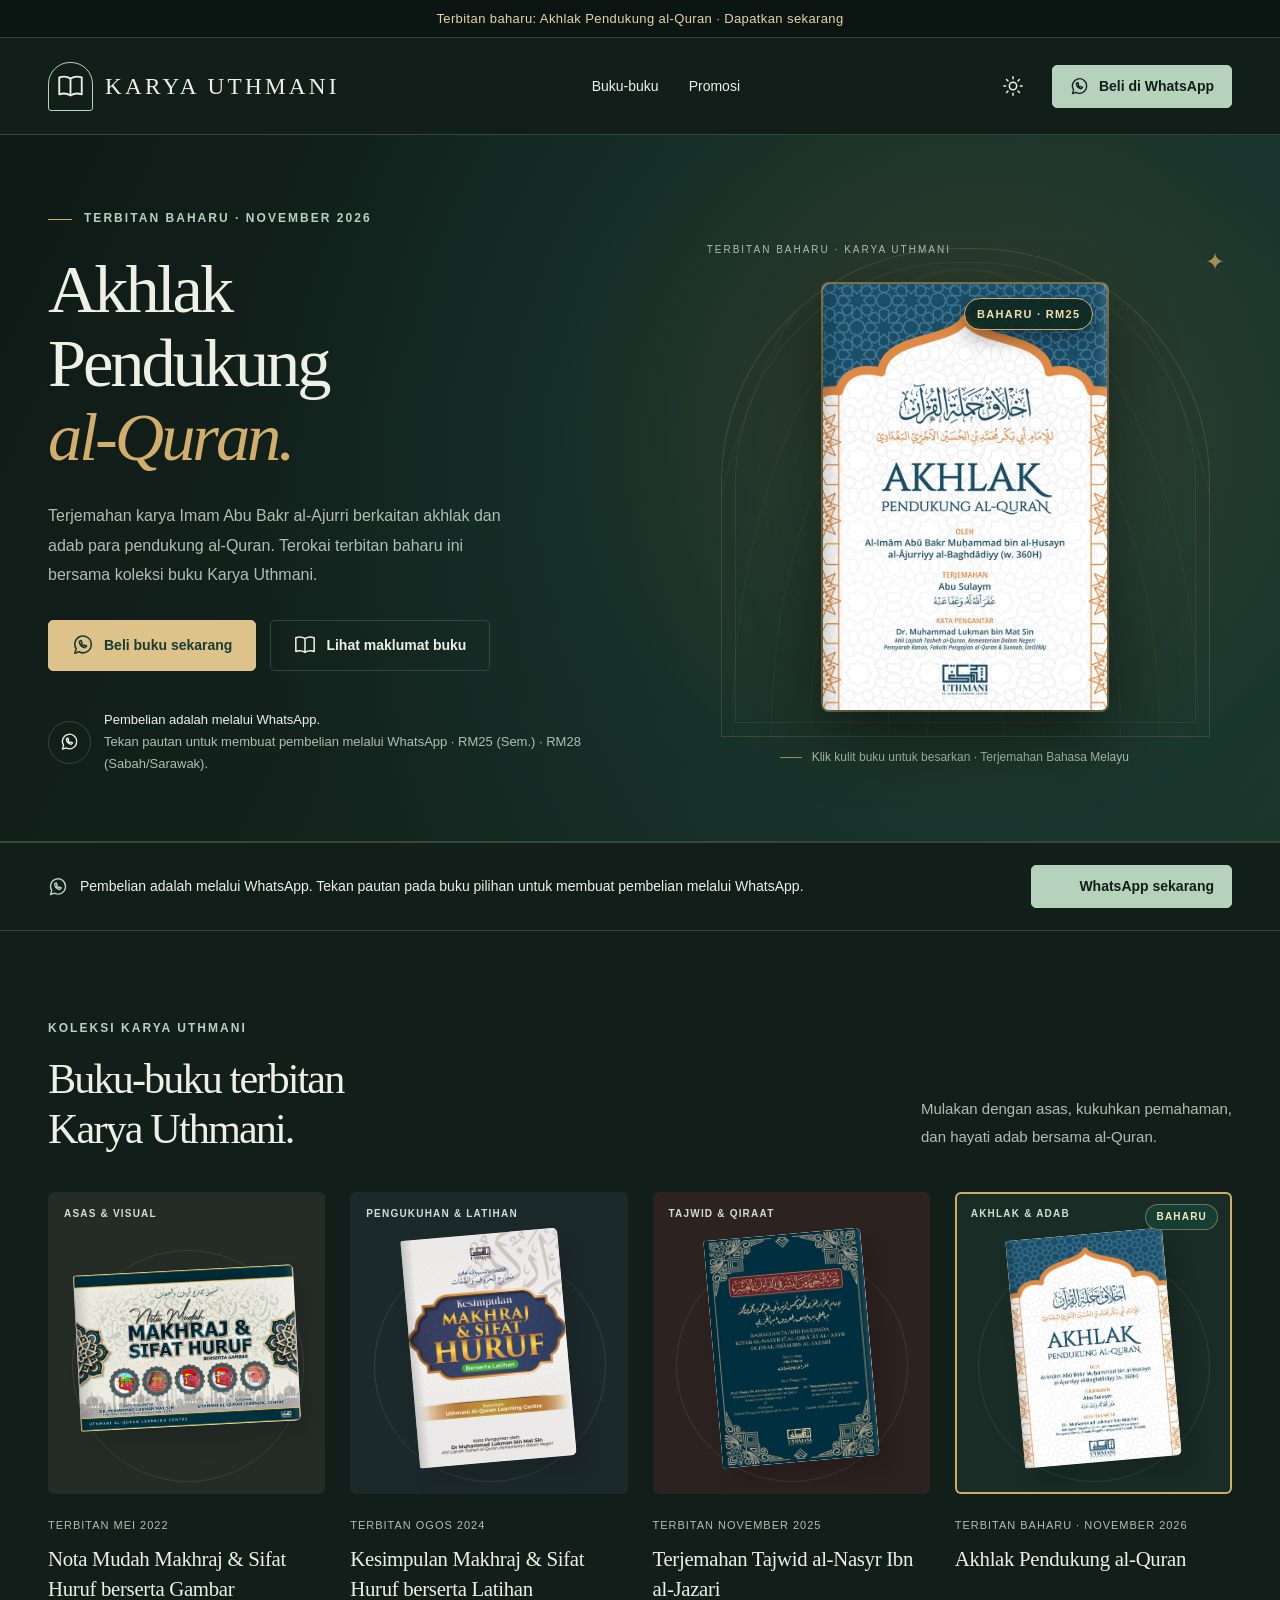
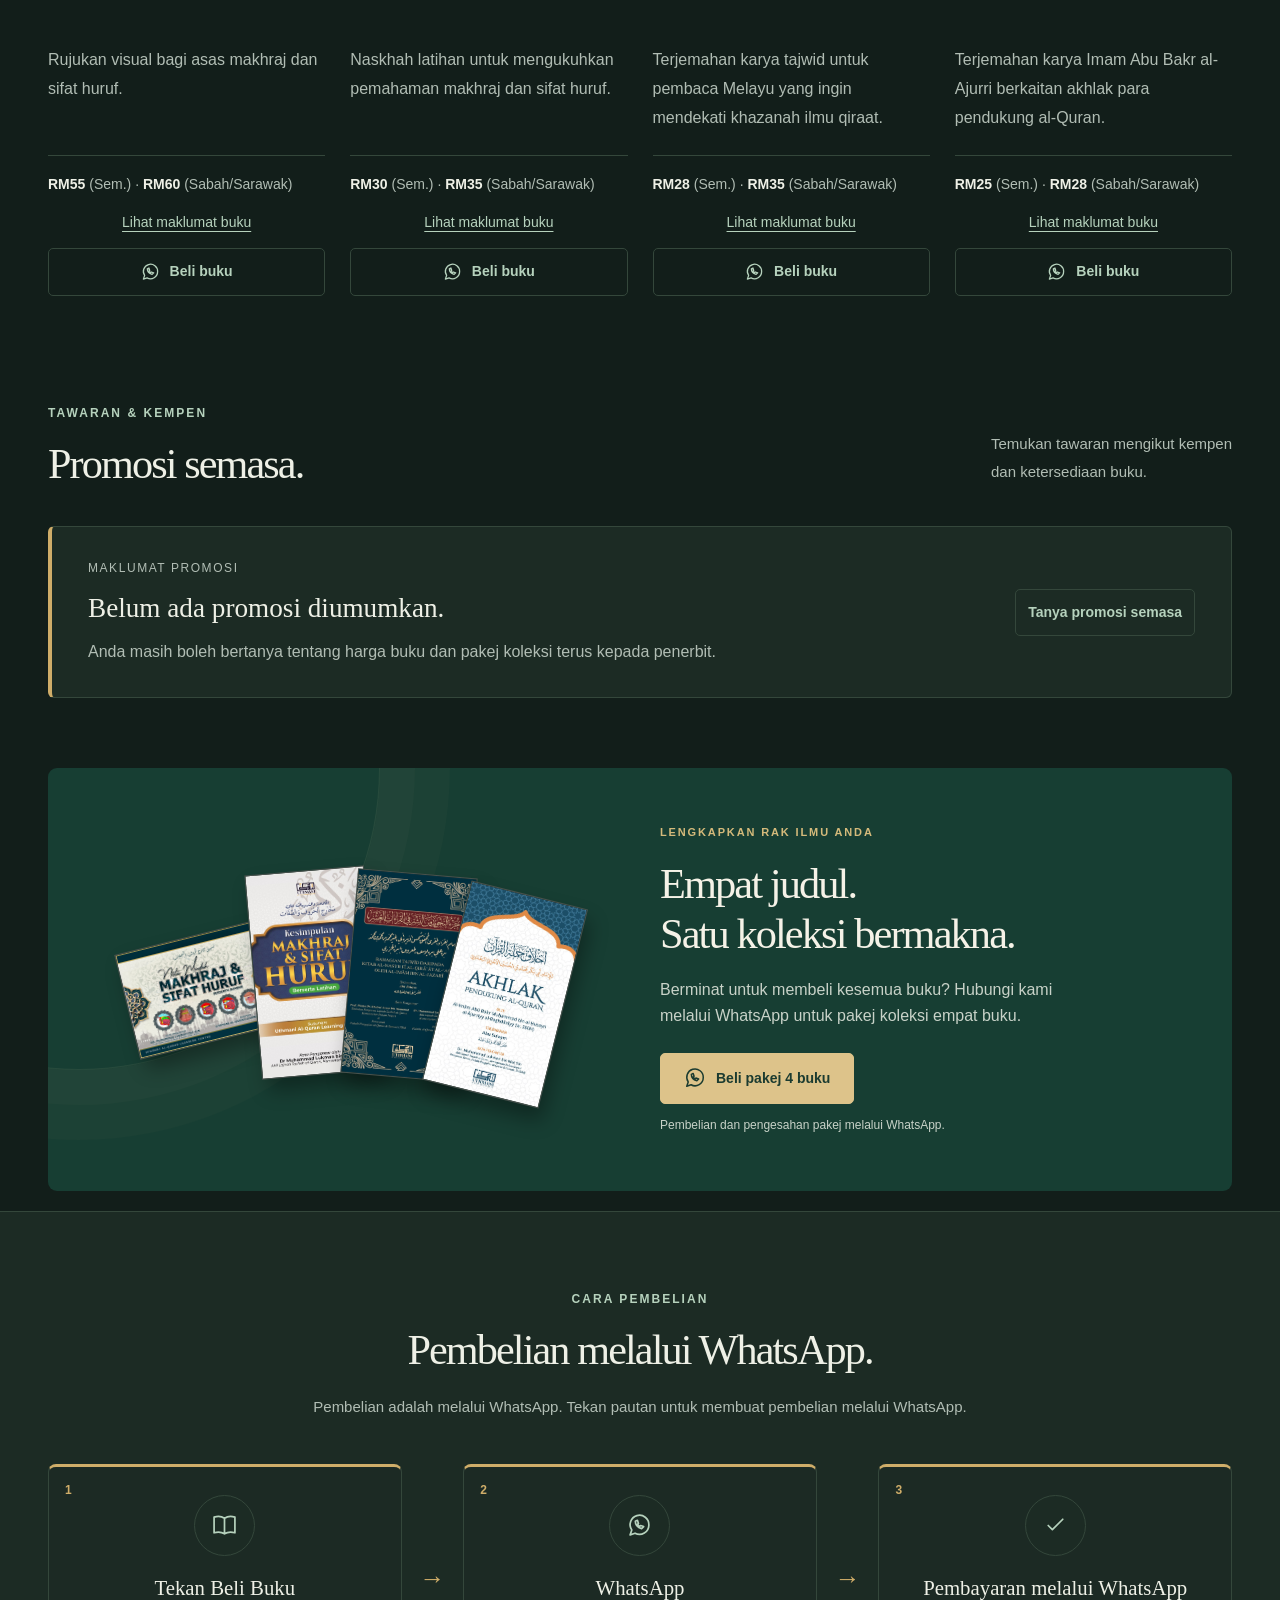
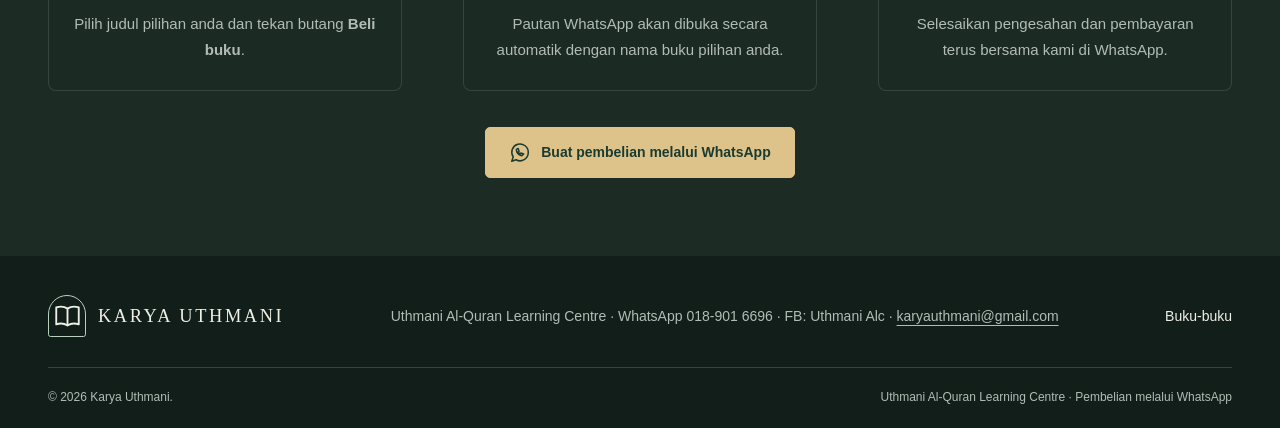
<file: index.html>
<!DOCTYPE html>
<html lang="ms" data-theme="dark">
<head>
  <meta charset="UTF-8">
  <meta name="viewport" content="width=device-width, initial-scale=1.0">
  <meta name="theme-color" content="#121e1a">
  <meta name="description" content="Karya Uthmani — Terbitan baharu: Akhlak Pendukung al-Quran karya Imam Abu Bakr al-Ajurri, bersama koleksi buku makhraj dan tajwid. Pembelian melalui WhatsApp.">
  <title>Karya Uthmani</title>
  <script>try{document.documentElement.dataset.theme=localStorage.getItem('uthmani-theme')==='light'?'light':'dark'}catch{}</script>
  <link rel="stylesheet" href="styles.css">
  <script src="promotions.js" defer></script>
  <script src="script.js" defer></script>
</head>
<body>
  <svg class="icon-definitions" xmlns="http://www.w3.org/2000/svg" aria-hidden="true"><defs>
    <symbol id="i-book" viewBox="0 0 24 24"><path d="M12 5c-3-2-7-2-10-1v15c3-1 7-1 10 1 3-2 7-2 10-1V4c-3-1-7-1-10 1Zm0 0v15"/></symbol>
    <symbol id="i-chat" viewBox="0 0 24 24"><path d="M21 11.5a9 9 0 0 1-13.3 7.9L3 21l1.6-4.7A9 9 0 1 1 21 11.5Z"/><path d="M8 8c0 4 2 6 6 7l2-2-3-1-1 1-2-2 1-1-1-3Z"/></symbol>
    <symbol id="i-moon" viewBox="0 0 24 24"><path d="M20 14A8.5 8.5 0 0 1 10 4a8.5 8.5 0 1 0 10 10Z"/></symbol>
    <symbol id="i-sun" viewBox="0 0 24 24"><circle cx="12" cy="12" r="4"/><path d="M12 2v2m0 16v2M2 12h2m16 0h2M5 5l1.5 1.5m11 11L19 19M5 19l1.5-1.5m11-11L19 5"/></symbol>
    <symbol id="i-check" viewBox="0 0 24 24"><path d="m5 12 4 4L19 6"/></symbol>
    <symbol id="i-close" viewBox="0 0 24 24"><path d="m6 6 12 12M6 18 18 6"/></symbol>
    <symbol id="i-shield" viewBox="0 0 24 24"><path d="M12 3 4 6v6c0 4 5 7 8 9 3-2 8-5 8-9V6Z"/><path d="m8 12 3 3 5-6"/></symbol>
  </defs></svg>
  <a class="skip-link" href="#utama">Langkau ke kandungan</a>
  <div class="announcement">Terbitan baharu: Akhlak Pendukung al-Quran · Dapatkan sekarang</div>
  <header class="site-header">
    <div class="container header-inner">
      <a class="brand" href="#" aria-label="Karya Uthmani, halaman utama"><span class="brand-mark"><svg class="icon"><use href="#i-book"/></svg></span><span>KARYA UTHMANI</span></a>
      <nav aria-label="Navigasi utama"><a href="#koleksi">Buku-buku</a><a href="#promosi">Promosi</a></nav>
      <div class="header-actions"><button class="theme-toggle" id="theme-toggle" type="button" aria-label="Aktifkan mod terang" aria-pressed="true"><svg class="icon"><use id="theme-icon" href="#i-sun"/></svg></button><button class="button button-small header-contact" data-order="pertanyaan"><svg class="icon"><use href="#i-chat"/></svg>Beli di WhatsApp</button></div>
    </div>
  </header>
  <main id="utama">
    <section class="hero">
      <div class="container hero-grid">
        <div class="hero-copy">
          <p class="eyebrow"><span></span> TERBITAN BAHARU · NOVEMBER 2026</p>
          <h1>Akhlak<br>Pendukung<br><em>al-Quran.</em></h1>
          <p class="hero-description">Terjemahan karya Imam Abu Bakr al-Ajurri berkaitan akhlak dan adab para pendukung al-Quran. Terokai terbitan baharu ini bersama koleksi buku Karya Uthmani.</p>
          <div class="hero-actions">
            <button class="button button-gold" data-order="akhlak"><svg class="icon"><use href="#i-chat"/></svg>Beli buku sekarang</button>
            <a class="button button-ghost" href="akhlak-pendukung-al-quran.html"><svg class="icon"><use href="#i-book"/></svg>Lihat maklumat buku</a>
          </div>
          <div class="hero-note"><span class="small-book-icon"><svg class="icon"><use href="#i-chat"/></svg></span><p><strong>Pembelian adalah melalui WhatsApp.</strong><br><span>Tekan pautan untuk membuat pembelian melalui WhatsApp · RM25 (Sem.) · RM28 (Sabah/Sarawak).</span></p></div>
        </div>
        <div class="hero-art" role="img" aria-label="Kulit buku terbitan baharu Akhlak Pendukung al-Quran.">
          <div class="hero-glow"></div>
          <div class="arch-pattern"></div>
          <div class="art-topline"><span>TERBITAN BAHARU · KARYA UTHMANI</span><span>✦</span></div>
          <div class="hero-book hero-book-front cover cover-photo" data-lightbox="buku/04 akhlak-pendukung-al-quran/gambar/kulit-depan.jpg" data-caption="Kulit hadapan · Akhlak Pendukung al-Quran"><span class="hero-price-pill">BAHARU · RM25</span><img src="buku/04 akhlak-pendukung-al-quran/gambar/kulit-depan.jpg" alt="Kulit buku Akhlak Pendukung al-Quran" width="666" height="1000"></div>
          <div class="art-caption"><span class="caption-line"></span>Klik kulit buku untuk besarkan · Terjemahan Bahasa Melayu</div>
        </div>
      </div>
    </section>
    <div class="benefits"><div class="container benefits-inner benefits-whatsapp"><span><svg class="icon"><use href="#i-chat"/></svg>Pembelian adalah melalui WhatsApp. Tekan pautan pada buku pilihan untuk membuat pembelian melalui WhatsApp.</span><button class="button button-small" data-order="pertanyaan"><svg class="icon"><use href="#i-chat"/></svg>WhatsApp sekarang</button></div></div>
    <section class="section collection container" id="koleksi">
      <div class="section-heading"><div><p class="eyebrow">KOLEKSI KARYA UTHMANI</p><h2>Buku-buku terbitan<br>Karya Uthmani.</h2></div><p>Mulakan dengan asas, kukuhkan pemahaman,<br class="desktop-break"> dan hayati adab bersama al-Quran.</p></div>
      <div class="book-grid">
        <article class="book-card"><a href="nota-mudah-makhraj.html" aria-label="Lihat Nota Mudah Makhraj &amp; Sifat Huruf berserta Gambar" class="book-display display-sand"><span class="category-label">ASAS &amp; VISUAL</span><div class="catalog-book catalog-book-landscape cover cover-photo"><img src="buku/01 nota-mudah-makhraj/gambar/kulit-depan.jpg" alt="Kulit buku Nota Mudah Makhraj &amp; Sifat Huruf berserta Gambar" width="1200" height="852" loading="lazy"></div></a><div class="book-info"><p class="book-date">TERBITAN MEI 2022</p><h3><a href="nota-mudah-makhraj.html">Nota Mudah Makhraj &amp; Sifat Huruf berserta Gambar</a></h3><p>Rujukan visual bagi asas makhraj dan sifat huruf.</p><div class="availability"><strong>RM55</strong> (Sem.) · <strong>RM60</strong> (Sabah/Sarawak)</div><a class="book-detail-link" href="nota-mudah-makhraj.html">Lihat maklumat buku</a><button class="button button-outline" data-order="nota"><svg class="icon"><use href="#i-chat"/></svg>Beli buku</button></div></article>
        <article class="book-card"><a href="kesimpulan-makhraj.html" aria-label="Lihat Kesimpulan Makhraj &amp; Sifat Huruf berserta Latihan" class="book-display display-blue"><span class="category-label">PENGUKUHAN &amp; LATIHAN</span><div class="catalog-book cover cover-photo"><img src="buku/02 kesimpulan-makhraj/gambar/kulit-depan.jpg" alt="Kulit buku Kesimpulan Makhraj &amp; Sifat Huruf berserta Latihan" width="778" height="1000" loading="lazy"></div></a><div class="book-info"><p class="book-date">TERBITAN OGOS 2024</p><h3><a href="kesimpulan-makhraj.html">Kesimpulan Makhraj &amp; Sifat Huruf berserta Latihan</a></h3><p>Naskhah latihan untuk mengukuhkan pemahaman makhraj dan sifat huruf.</p><div class="availability"><strong>RM30</strong> (Sem.) · <strong>RM35</strong> (Sabah/Sarawak)</div><a class="book-detail-link" href="kesimpulan-makhraj.html">Lihat maklumat buku</a><button class="button button-outline" data-order="latihan"><svg class="icon"><use href="#i-chat"/></svg>Beli buku</button></div></article>
        <article class="book-card"><a href="terjemahan-tajwid-al-nasyr.html" aria-label="Lihat Terjemahan Tajwid al-Nasyr Ibn al-Jazari" class="book-display display-rust"><span class="category-label">TAJWID &amp; QIRAAT</span><div class="catalog-book cover cover-photo"><img src="buku/03 terjemahan-tajwid-al-nasyr/gambar/kulit-depan.jpg" alt="Kulit buku Terjemahan Tajwid al-Nasyr Ibn al-Jazari" width="667" height="1000" loading="lazy"></div></a><div class="book-info"><p class="book-date">TERBITAN NOVEMBER 2025</p><h3><a href="terjemahan-tajwid-al-nasyr.html">Terjemahan Tajwid al-Nasyr Ibn al-Jazari</a></h3><p>Terjemahan karya tajwid untuk pembaca Melayu yang ingin mendekati khazanah ilmu qiraat.</p><div class="availability"><strong>RM28</strong> (Sem.) · <strong>RM35</strong> (Sabah/Sarawak)</div><a class="book-detail-link" href="terjemahan-tajwid-al-nasyr.html">Lihat maklumat buku</a><button class="button button-outline" data-order="tajwid"><svg class="icon"><use href="#i-chat"/></svg>Beli buku</button></div></article>
        <article class="book-card book-card-new"><a href="akhlak-pendukung-al-quran.html" aria-label="Lihat Akhlak Pendukung al-Quran" class="book-display display-green"><span class="category-label">AKHLAK &amp; ADAB</span><span class="new-badge">BAHARU</span><div class="catalog-book cover cover-photo"><img src="buku/04 akhlak-pendukung-al-quran/gambar/kulit-depan.jpg" alt="Kulit buku Akhlak Pendukung al-Quran" width="666" height="1000" loading="lazy"></div></a><div class="book-info"><p class="book-date">TERBITAN BAHARU · NOVEMBER 2026</p><h3><a href="akhlak-pendukung-al-quran.html">Akhlak Pendukung al-Quran</a></h3><p>Terjemahan karya Imam Abu Bakr al-Ajurri berkaitan akhlak para pendukung al-Quran.</p><div class="availability"><strong>RM25</strong> (Sem.) · <strong>RM28</strong> (Sabah/Sarawak)</div><a class="book-detail-link" href="akhlak-pendukung-al-quran.html">Lihat maklumat buku</a><button class="button button-outline" data-order="akhlak"><svg class="icon"><use href="#i-chat"/></svg>Beli buku</button></div></article>
      </div>
    </section>
    <section class="container promotions-section" id="promosi" aria-labelledby="promotions-title">
      <div class="section-heading"><div><p class="eyebrow">TAWARAN &amp; KEMPEN</p><h2 id="promotions-title">Promosi semasa.</h2></div><p>Temukan tawaran mengikut kempen<br class="desktop-break"> dan ketersediaan buku.</p></div>
      <div class="promotions-list" data-promotions><div class="promotion-empty"><div><span class="promotion-label">MAKLUMAT PROMOSI</span><h3>Belum ada promosi diumumkan.</h3><p>Anda masih boleh bertanya tentang harga buku dan pakej koleksi terus melalui WhatsApp.</p></div><button class="button button-outline" data-order="promosi">Tanya promosi semasa</button></div></div>
    </section>
    <section class="container bundle-section" aria-labelledby="bundle-title"><div class="bundle"><div class="bundle-art" aria-hidden="true"><div class="mini-book mini-sand mini-photo mini-landscape"><img src="buku/01 nota-mudah-makhraj/gambar/kulit-depan.jpg" alt="" loading="lazy"></div><div class="mini-book mini-blue mini-photo"><img src="buku/02 kesimpulan-makhraj/gambar/kulit-depan.jpg" alt="" loading="lazy"></div><div class="mini-book mini-rust mini-photo"><img src="buku/03 terjemahan-tajwid-al-nasyr/gambar/kulit-depan.jpg" alt="" loading="lazy"></div><div class="mini-book mini-green mini-photo"><img src="buku/04 akhlak-pendukung-al-quran/gambar/kulit-depan.jpg" alt="" loading="lazy"></div></div><div class="bundle-copy"><p class="eyebrow">LENGKAPKAN RAK ILMU ANDA</p><h2 id="bundle-title">Empat judul.<br>Satu koleksi bermakna.</h2><p>Berminat untuk membeli kesemua buku? Hubungi kami melalui WhatsApp untuk pakej koleksi empat buku.</p><button class="button button-gold" data-order="pakej"><svg class="icon"><use href="#i-chat"/></svg>Beli pakej 4 buku</button><span class="bundle-note">Pembelian dan pengesahan pakej melalui WhatsApp.</span></div></div></section>
    <section class="purchase-section" id="pembelian" aria-labelledby="purchase-title">
      <div class="container">
        <div class="center-heading">
          <p class="eyebrow">CARA PEMBELIAN</p>
          <h2 id="purchase-title">Pembelian melalui WhatsApp.</h2>
          <p>Pembelian adalah melalui WhatsApp. Tekan pautan untuk membuat pembelian melalui WhatsApp.</p>
        </div>
        <div class="purchase-flow">
          <article class="purchase-step"><span class="step-num">1</span><span class="step-icon"><svg class="icon"><use href="#i-book"/></svg></span><h3>Tekan Beli Buku</h3><p>Pilih judul pilihan anda dan tekan butang <strong>Beli buku</strong>.</p></article>
          <span class="flow-arrow" aria-hidden="true">→</span>
          <article class="purchase-step"><span class="step-num">2</span><span class="step-icon"><svg class="icon"><use href="#i-chat"/></svg></span><h3>WhatsApp</h3><p>Pautan WhatsApp akan dibuka secara automatik dengan nama buku pilihan anda.</p></article>
          <span class="flow-arrow" aria-hidden="true">→</span>
          <article class="purchase-step"><span class="step-num">3</span><span class="step-icon"><svg class="icon"><use href="#i-check"/></svg></span><h3>Pembayaran melalui WhatsApp</h3><p>Selesaikan pengesahan dan pembayaran terus bersama kami di WhatsApp.</p></article>
        </div>
        <div class="purchase-cta"><button class="button button-gold" data-order="pertanyaan"><svg class="icon"><use href="#i-chat"/></svg>Buat pembelian melalui WhatsApp</button></div>
      </div>
    </section>
  </main>
  <footer><div class="container footer-main"><a class="brand" href="#"><span class="brand-mark"><svg class="icon"><use href="#i-book"/></svg></span><span>KARYA UTHMANI</span></a><p>Uthmani Al-Quran Learning Centre · WhatsApp 018-901 6696 · FB: Uthmani Alc · <a href="mailto:karyauthmani@gmail.com">karyauthmani@gmail.com</a></p><a href="#koleksi">Buku-buku</a></div><div class="container footer-bottom"><span>© <span id="year">2026</span> Karya Uthmani.</span><span>Uthmani Al-Quran Learning Centre · Pembelian melalui WhatsApp</span></div></footer>
  <dialog id="order-dialog" aria-labelledby="dialog-title" aria-describedby="dialog-description"><div class="dialog-content"><button type="button" class="close-dialog" aria-label="Tutup tetingkap"><svg class="icon"><use href="#i-close"/></svg></button><span class="dialog-icon"><svg class="icon"><use href="#i-chat"/></svg></span><p class="eyebrow">PRATONTON PEMBELIAN</p><h2 id="dialog-title">Mesej anda sudah siap.</h2><p id="dialog-description">Nombor WhatsApp penerbit belum ditetapkan. Ini ialah pratonton mesej untuk buku pilihan anda; tiada mesej dihantar.</p><label for="message-preview">Mesej WhatsApp</label><textarea id="message-preview" readonly rows="7"></textarea><button class="button" id="copy-message" type="button">Salin mesej</button><p id="copy-status" role="status" aria-live="polite"></p></div></dialog>
</body>
</html>
</file>
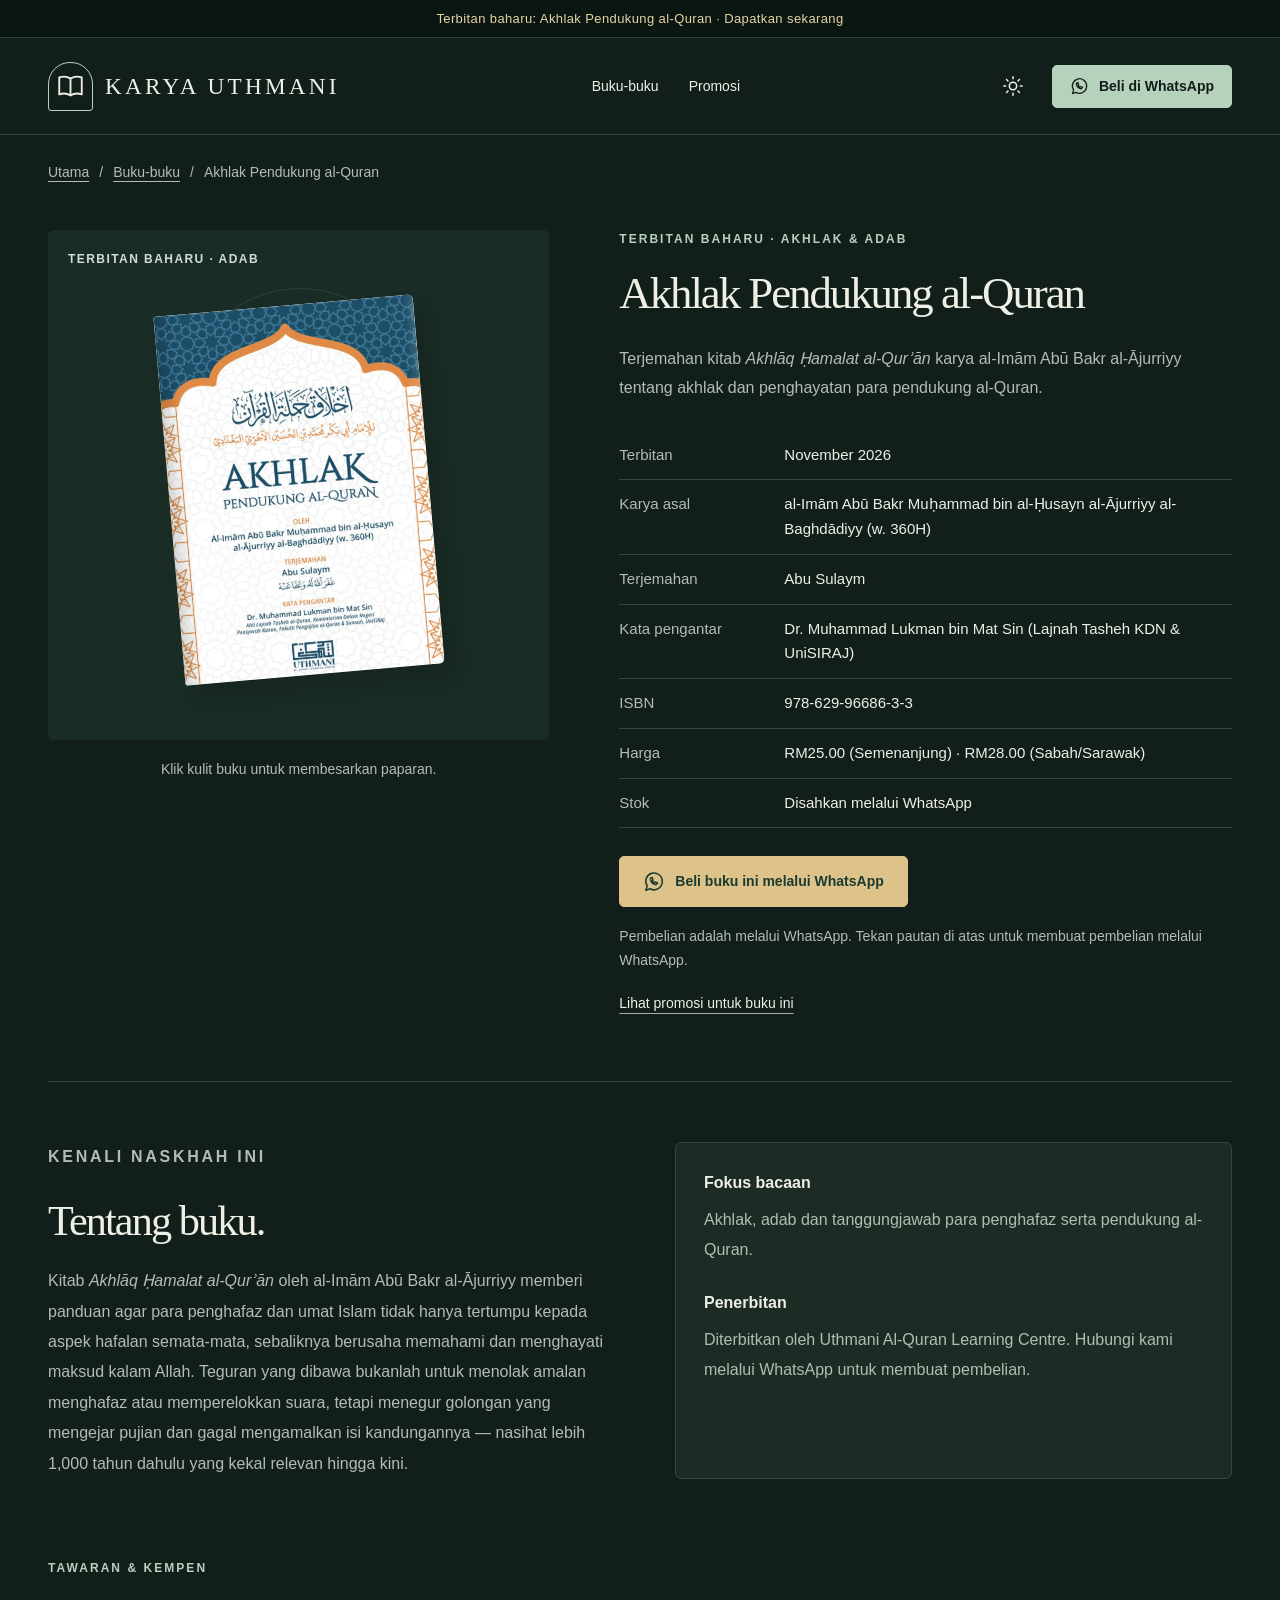
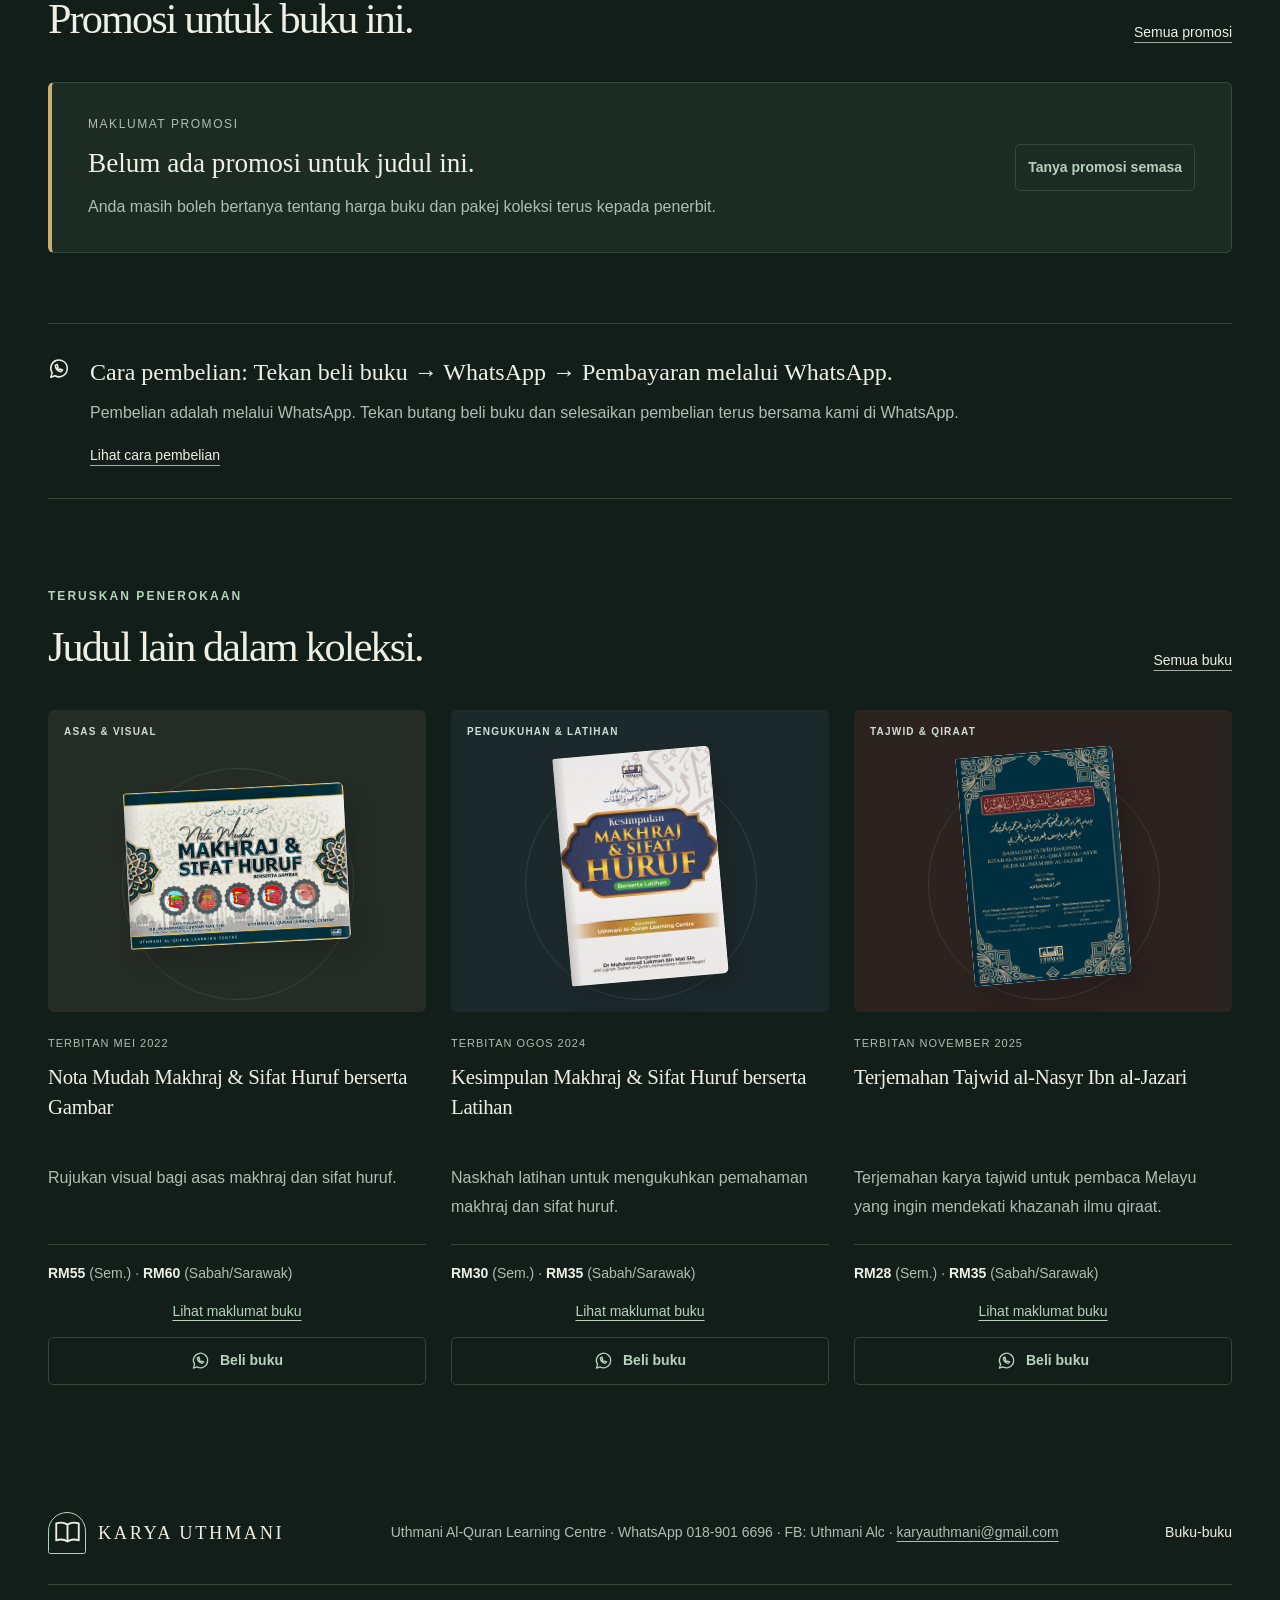
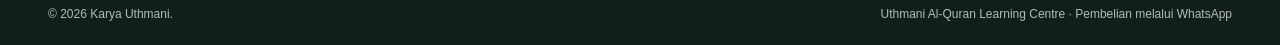
<file: akhlak-pendukung-al-quran.html>
<!DOCTYPE html>
<html lang="ms" data-theme="dark">
<head>
  <meta charset="UTF-8">
  <meta name="viewport" content="width=device-width, initial-scale=1.0">
  <meta name="theme-color" content="#121e1a">
  <meta name="description" content="Terjemahan kitab Akhlaq Hamalat al-Qur'an karya al-Imam Abu Bakr al-Ajurriyy al-Baghdadiyy (w. 360H). Terbitan November 2026. RM25 (Sem.) / RM28 (Sabah &amp; Sarawak).">
  <title>Akhlak Pendukung al-Quran · Karya Uthmani</title>
  <script>try{document.documentElement.dataset.theme=localStorage.getItem('uthmani-theme')==='light'?'light':'dark'}catch{}</script>
  <link rel="stylesheet" href="styles.css">
  <script src="promotions.js" defer></script>
  <script src="script.js" defer></script>
</head>
<body data-book="akhlak">
  <svg class="icon-definitions" xmlns="http://www.w3.org/2000/svg" aria-hidden="true"><defs>
    <symbol id="i-book" viewBox="0 0 24 24"><path d="M12 5c-3-2-7-2-10-1v15c3-1 7-1 10 1 3-2 7-2 10-1V4c-3-1-7-1-10 1Zm0 0v15"/></symbol>
    <symbol id="i-chat" viewBox="0 0 24 24"><path d="M21 11.5a9 9 0 0 1-13.3 7.9L3 21l1.6-4.7A9 9 0 1 1 21 11.5Z"/><path d="M8 8c0 4 2 6 6 7l2-2-3-1-1 1-2-2 1-1-1-3Z"/></symbol>
    <symbol id="i-moon" viewBox="0 0 24 24"><path d="M20 14A8.5 8.5 0 0 1 10 4a8.5 8.5 0 1 0 10 10Z"/></symbol>
    <symbol id="i-sun" viewBox="0 0 24 24"><circle cx="12" cy="12" r="4"/><path d="M12 2v2m0 16v2M2 12h2m16 0h2M5 5l1.5 1.5m11 11L19 19M5 19l1.5-1.5m11-11L19 5"/></symbol>
    <symbol id="i-check" viewBox="0 0 24 24"><path d="m5 12 4 4L19 6"/></symbol>
    <symbol id="i-close" viewBox="0 0 24 24"><path d="m6 6 12 12M6 18 18 6"/></symbol>
    <symbol id="i-shield" viewBox="0 0 24 24"><path d="M12 3 4 6v6c0 4 5 7 8 9 3-2 8-5 8-9V6Z"/><path d="m8 12 3 3 5-6"/></symbol>
  </defs></svg>
  <a class="skip-link" href="#utama">Langkau ke kandungan</a>
  <div class="announcement">Terbitan baharu: Akhlak Pendukung al-Quran · Dapatkan sekarang</div>
  <header class="site-header">
    <div class="container header-inner">
      <a class="brand" href="index.html" aria-label="Karya Uthmani, halaman utama"><span class="brand-mark"><svg class="icon"><use href="#i-book"/></svg></span><span>KARYA UTHMANI</span></a>
      <nav aria-label="Navigasi utama"><a href="index.html#koleksi">Buku-buku</a><a href="#promosi">Promosi</a></nav>
      <div class="header-actions"><button class="theme-toggle" id="theme-toggle" type="button" aria-label="Aktifkan mod terang" aria-pressed="true"><svg class="icon"><use id="theme-icon" href="#i-sun"/></svg></button><button class="button button-small header-contact" data-order="pertanyaan"><svg class="icon"><use href="#i-chat"/></svg>Beli di WhatsApp</button></div>
    </div>
  </header>
  <main id="utama">
    <div class="container breadcrumbs"><nav aria-label="Jejak navigasi"><a href="index.html">Utama</a><span aria-hidden="true">/</span><a href="index.html#koleksi">Buku-buku</a><span aria-hidden="true">/</span><span aria-current="page">Akhlak Pendukung al-Quran</span></nav></div>
    <section class="container book-detail-hero" aria-labelledby="book-title">
      <div class="book-page-cover"><div class="book-display display-green"><span class="category-label">TERBITAN BAHARU · ADAB</span><div class="catalog-book cover cover-photo" data-lightbox="buku/04 akhlak-pendukung-al-quran/gambar/kulit-depan.jpg" data-caption="Kulit hadapan · Akhlak Pendukung al-Quran"><img src="buku/04 akhlak-pendukung-al-quran/gambar/kulit-depan.jpg" alt="Kulit hadapan Akhlak Pendukung al-Quran" width="666" height="1000"></div></div><p>Klik kulit buku untuk membesarkan paparan.</p></div>
      <div class="book-detail-copy"><p class="eyebrow">TERBITAN BAHARU · AKHLAK &amp; ADAB</p><h1 id="book-title">Akhlak Pendukung al-Quran</h1><p class="detail-intro">Terjemahan kitab <em>Akhlāq Ḥamalat al-Qurʾān</em> karya al-Imām Abū Bakr al-Ājurriyy tentang akhlak dan penghayatan para pendukung al-Quran.</p><dl class="book-facts"><div><dt>Terbitan</dt><dd>November 2026</dd></div><div><dt>Karya asal</dt><dd>al-Imām Abū Bakr Muḥammad bin al-Ḥusayn al-Ājurriyy al-Baghdādiyy (w. 360H)</dd></div><div><dt>Terjemahan</dt><dd>Abu Sulaym</dd></div><div><dt>Kata pengantar</dt><dd>Dr. Muhammad Lukman bin Mat Sin (Lajnah Tasheh KDN &amp; UniSIRAJ)</dd></div><div><dt>ISBN</dt><dd>978-629-96686-3-3</dd></div><div><dt>Harga</dt><dd>RM25.00 (Semenanjung) · RM28.00 (Sabah/Sarawak)</dd></div><div><dt>Stok</dt><dd>Disahkan melalui WhatsApp</dd></div></dl><button class="button button-gold" data-order="akhlak"><svg class="icon"><use href="#i-chat"/></svg>Beli buku ini melalui WhatsApp</button><p class="detail-payment-note">Pembelian adalah melalui WhatsApp. Tekan pautan di atas untuk membuat pembelian melalui WhatsApp.</p><a class="text-link" href="#promosi">Lihat promosi untuk buku ini</a></div>
    </section>
    <section class="container book-about" aria-labelledby="about-title"><div><p class="eyebrow">KENALI NASKHAH INI</p><h2 id="about-title">Tentang buku.</h2><p>Kitab <em>Akhlāq Ḥamalat al-Qurʾān</em> oleh al-Imām Abū Bakr al-Ājurriyy memberi panduan agar para penghafaz dan umat Islam tidak hanya tertumpu kepada aspek hafalan semata-mata, sebaliknya berusaha memahami dan menghayati maksud kalam Allah. Teguran yang dibawa bukanlah untuk menolak amalan menghafaz atau memperelokkan suara, tetapi menegur golongan yang mengejar pujian dan gagal mengamalkan isi kandungannya — nasihat lebih 1,000 tahun dahulu yang kekal relevan hingga kini.</p></div><div class="book-focus"><h3>Fokus bacaan</h3><p>Akhlak, adab dan tanggungjawab para penghafaz serta pendukung al-Quran.</p><h3>Penerbitan</h3><p>Diterbitkan oleh Uthmani Al-Quran Learning Centre. Hubungi kami melalui WhatsApp untuk membuat pembelian.</p></div></section>
    <section class="container promotions-section" id="promosi" aria-labelledby="promotions-title"><div class="section-heading"><div><p class="eyebrow">TAWARAN &amp; KEMPEN</p><h2 id="promotions-title">Promosi untuk buku ini.</h2></div><a class="text-link" href="index.html#promosi">Semua promosi</a></div><div class="promotions-list" data-promotions><div class="promotion-empty"><div><h3>Belum ada promosi untuk judul ini.</h3><p>Hubungi kami melalui WhatsApp untuk mengetahui harga dan tawaran semasa.</p></div><button class="button button-outline" data-order="promosi">Tanya promosi semasa</button></div></div></section>
    <section class="container detail-order-note"><svg class="icon"><use href="#i-chat"/></svg><div><h3>Cara pembelian: Tekan beli buku → WhatsApp → Pembayaran melalui WhatsApp.</h3><p>Pembelian adalah melalui WhatsApp. Tekan butang beli buku dan selesaikan pembelian terus bersama kami di WhatsApp.</p><a class="text-link" href="index.html#pembelian">Lihat cara pembelian</a></div></section>
    <section class="container section related-books" aria-labelledby="related-title"><div class="section-heading"><div><p class="eyebrow">TERUSKAN PENEROKAAN</p><h2 id="related-title">Judul lain dalam koleksi.</h2></div><a class="text-link" href="index.html#koleksi">Semua buku</a></div><div class="book-grid"><article class="book-card"><a href="nota-mudah-makhraj.html" aria-label="Lihat Nota Mudah Makhraj &amp; Sifat Huruf berserta Gambar" class="book-display display-sand"><span class="category-label">ASAS &amp; VISUAL</span><div class="catalog-book catalog-book-landscape cover cover-photo"><img src="buku/01 nota-mudah-makhraj/gambar/kulit-depan.jpg" alt="Kulit buku Nota Mudah Makhraj &amp; Sifat Huruf berserta Gambar" width="1200" height="852" loading="lazy"></div></a><div class="book-info"><p class="book-date">TERBITAN MEI 2022</p><h3><a href="nota-mudah-makhraj.html">Nota Mudah Makhraj &amp; Sifat Huruf berserta Gambar</a></h3><p>Rujukan visual bagi asas makhraj dan sifat huruf.</p><div class="availability"><strong>RM55</strong> (Sem.) · <strong>RM60</strong> (Sabah/Sarawak)</div><a class="book-detail-link" href="nota-mudah-makhraj.html">Lihat maklumat buku</a><button class="button button-outline" data-order="nota"><svg class="icon"><use href="#i-chat"/></svg>Beli buku</button></div></article>
<article class="book-card"><a href="kesimpulan-makhraj.html" aria-label="Lihat Kesimpulan Makhraj &amp; Sifat Huruf berserta Latihan" class="book-display display-blue"><span class="category-label">PENGUKUHAN &amp; LATIHAN</span><div class="catalog-book cover cover-photo"><img src="buku/02 kesimpulan-makhraj/gambar/kulit-depan.jpg" alt="Kulit buku Kesimpulan Makhraj &amp; Sifat Huruf berserta Latihan" width="778" height="1000" loading="lazy"></div></a><div class="book-info"><p class="book-date">TERBITAN OGOS 2024</p><h3><a href="kesimpulan-makhraj.html">Kesimpulan Makhraj &amp; Sifat Huruf berserta Latihan</a></h3><p>Naskhah latihan untuk mengukuhkan pemahaman makhraj dan sifat huruf.</p><div class="availability"><strong>RM30</strong> (Sem.) · <strong>RM35</strong> (Sabah/Sarawak)</div><a class="book-detail-link" href="kesimpulan-makhraj.html">Lihat maklumat buku</a><button class="button button-outline" data-order="latihan"><svg class="icon"><use href="#i-chat"/></svg>Beli buku</button></div></article>
<article class="book-card"><a href="terjemahan-tajwid-al-nasyr.html" aria-label="Lihat Terjemahan Tajwid al-Nasyr Ibn al-Jazari" class="book-display display-rust"><span class="category-label">TAJWID &amp; QIRAAT</span><div class="catalog-book cover cover-photo"><img src="buku/03 terjemahan-tajwid-al-nasyr/gambar/kulit-depan.jpg" alt="Kulit buku Terjemahan Tajwid al-Nasyr Ibn al-Jazari" width="667" height="1000" loading="lazy"></div></a><div class="book-info"><p class="book-date">TERBITAN NOVEMBER 2025</p><h3><a href="terjemahan-tajwid-al-nasyr.html">Terjemahan Tajwid al-Nasyr Ibn al-Jazari</a></h3><p>Terjemahan karya tajwid untuk pembaca Melayu yang ingin mendekati khazanah ilmu qiraat.</p><div class="availability"><strong>RM28</strong> (Sem.) · <strong>RM35</strong> (Sabah/Sarawak)</div><a class="book-detail-link" href="terjemahan-tajwid-al-nasyr.html">Lihat maklumat buku</a><button class="button button-outline" data-order="tajwid"><svg class="icon"><use href="#i-chat"/></svg>Beli buku</button></div></article></div></section>
  </main>
  <footer><div class="container footer-main"><a class="brand" href="index.html"><span class="brand-mark"><svg class="icon"><use href="#i-book"/></svg></span><span>KARYA UTHMANI</span></a><p>Uthmani Al-Quran Learning Centre · WhatsApp 018-901 6696 · FB: Uthmani Alc · <a href="mailto:karyauthmani@gmail.com">karyauthmani@gmail.com</a></p><a href="index.html#koleksi">Buku-buku</a></div><div class="container footer-bottom"><span>© <span id="year">2026</span> Karya Uthmani.</span><span>Uthmani Al-Quran Learning Centre · Pembelian melalui WhatsApp</span></div></footer>
  <dialog id="order-dialog" aria-labelledby="dialog-title" aria-describedby="dialog-description"><div class="dialog-content"><button type="button" class="close-dialog" aria-label="Tutup tetingkap"><svg class="icon"><use href="#i-close"/></svg></button><span class="dialog-icon"><svg class="icon"><use href="#i-chat"/></svg></span><p class="eyebrow">PRATONTON PEMBELIAN</p><h2 id="dialog-title">Mesej anda sudah siap.</h2><p id="dialog-description">Nombor WhatsApp penerbit belum ditetapkan. Ini ialah pratonton mesej untuk buku pilihan anda; tiada mesej dihantar.</p><label for="message-preview">Mesej WhatsApp</label><textarea id="message-preview" readonly rows="7"></textarea><button class="button" id="copy-message" type="button">Salin mesej</button><p id="copy-status" role="status" aria-live="polite"></p></div></dialog>
</body>
</html>
</file>
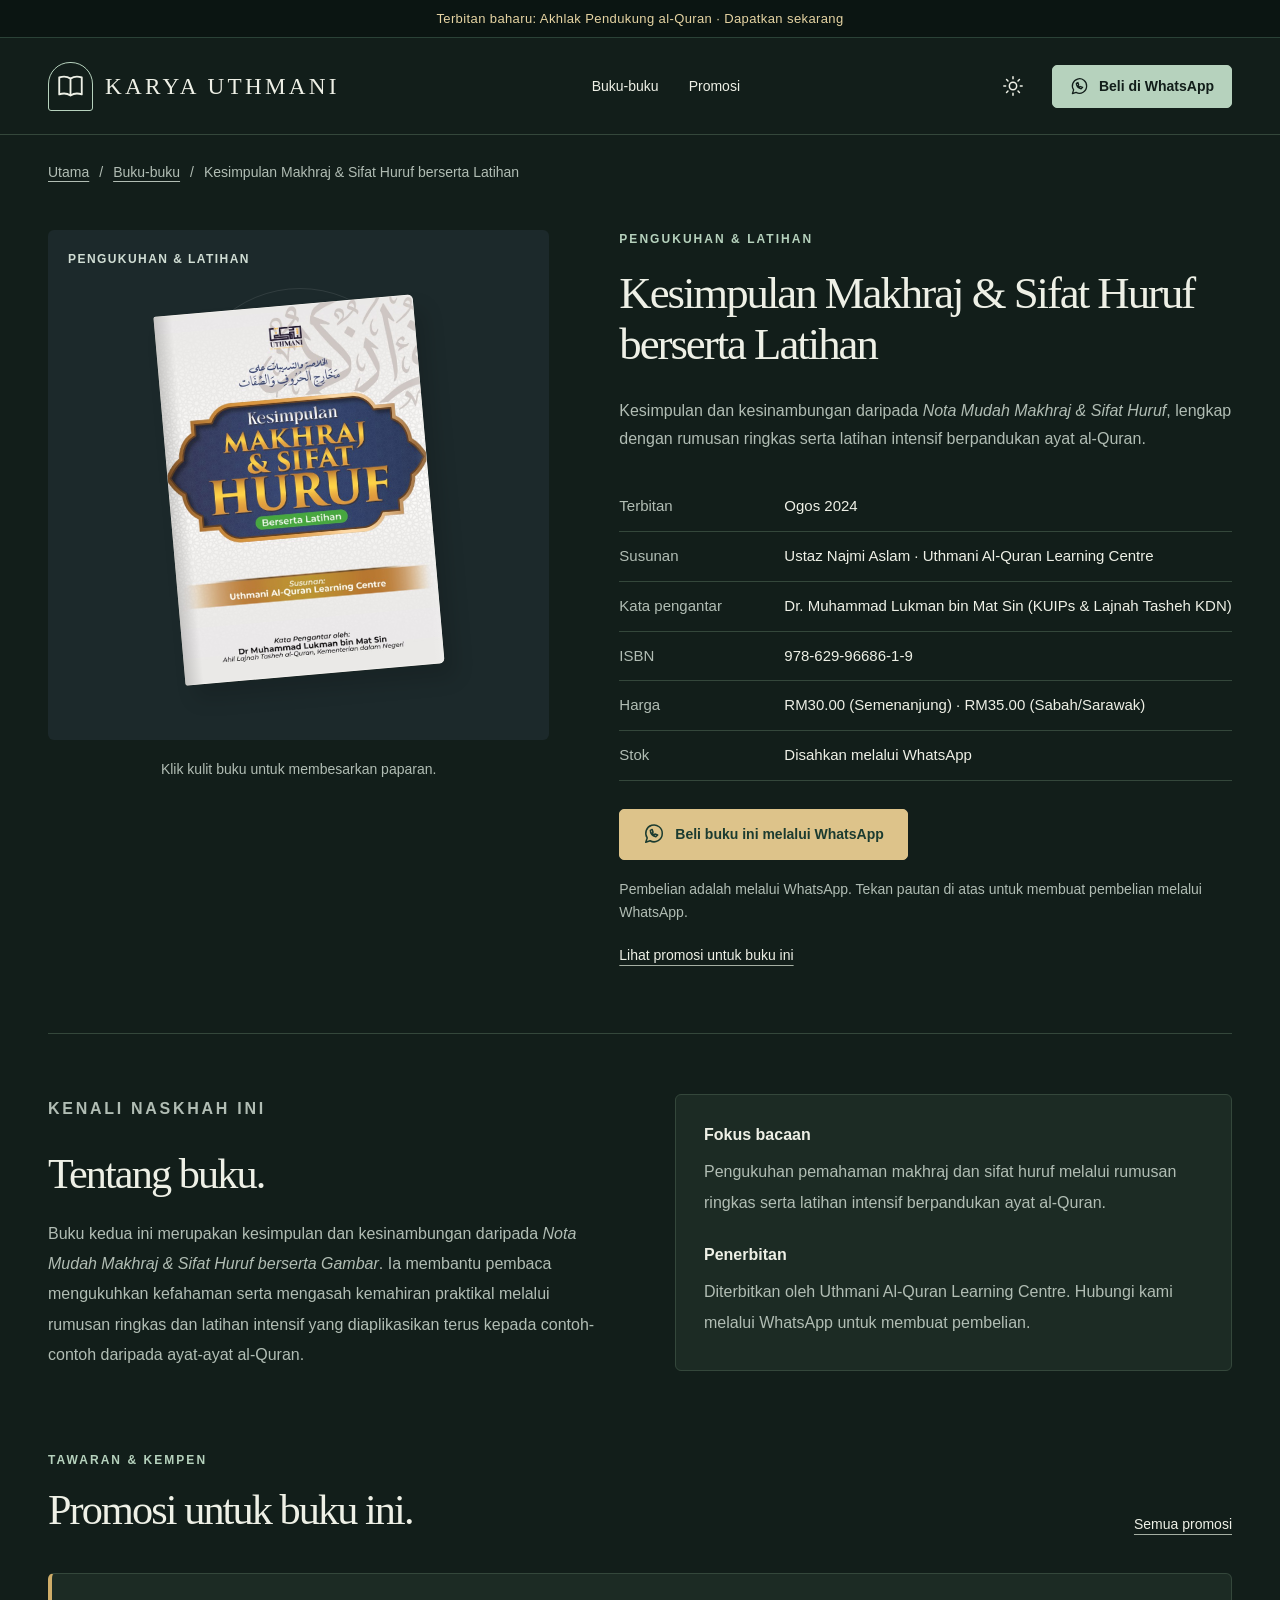
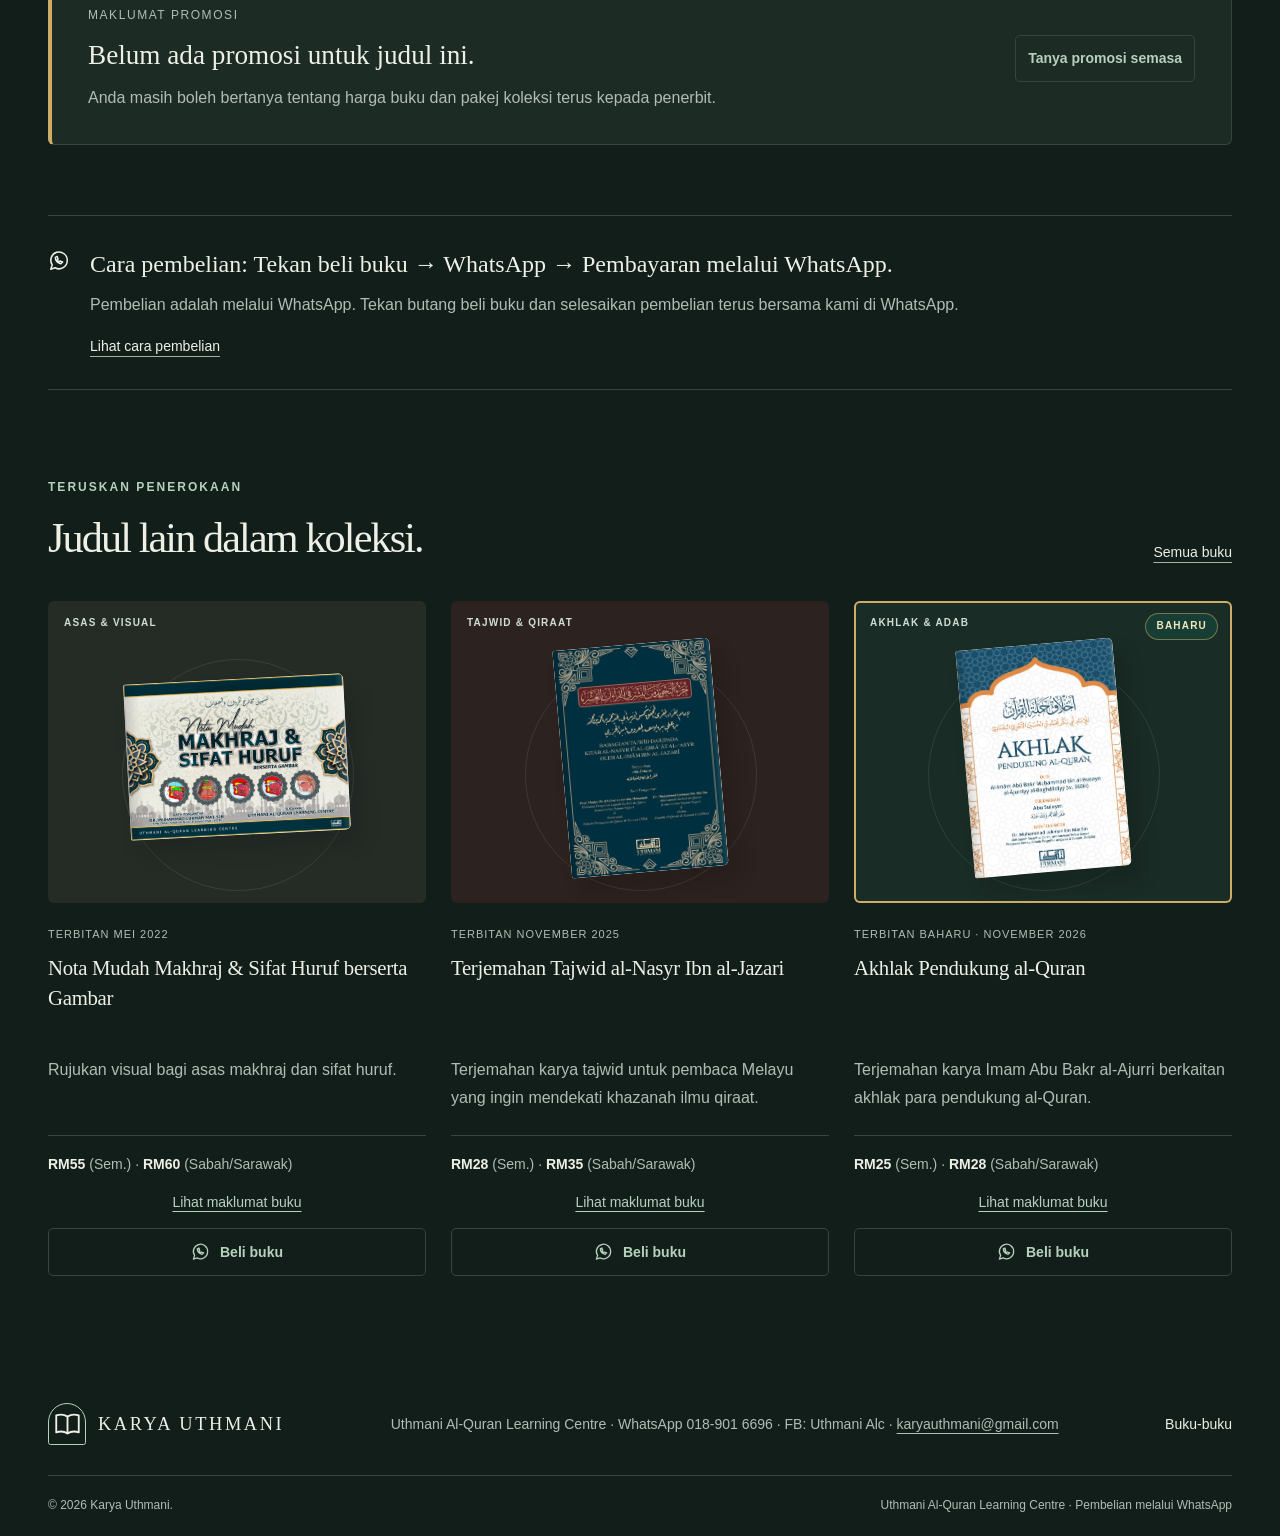
<file: kesimpulan-makhraj.html>
<!DOCTYPE html>
<html lang="ms" data-theme="dark">
<head>
  <meta charset="UTF-8">
  <meta name="viewport" content="width=device-width, initial-scale=1.0">
  <meta name="theme-color" content="#121e1a">
  <meta name="description" content="Kesimpulan Makhraj &amp; Sifat Huruf berserta Latihan. Terbitan Ogos 2024 oleh Uthmani Al-Quran Learning Centre. RM30 (Sem.) / RM35 (Sabah &amp; Sarawak).">
  <title>Kesimpulan Makhraj &amp; Sifat Huruf berserta Latihan · Karya Uthmani</title>
  <script>try{document.documentElement.dataset.theme=localStorage.getItem('uthmani-theme')==='light'?'light':'dark'}catch{}</script>
  <link rel="stylesheet" href="styles.css">
  <script src="promotions.js" defer></script>
  <script src="script.js" defer></script>
</head>
<body data-book="latihan">
  <svg class="icon-definitions" xmlns="http://www.w3.org/2000/svg" aria-hidden="true"><defs>
    <symbol id="i-book" viewBox="0 0 24 24"><path d="M12 5c-3-2-7-2-10-1v15c3-1 7-1 10 1 3-2 7-2 10-1V4c-3-1-7-1-10 1Zm0 0v15"/></symbol>
    <symbol id="i-chat" viewBox="0 0 24 24"><path d="M21 11.5a9 9 0 0 1-13.3 7.9L3 21l1.6-4.7A9 9 0 1 1 21 11.5Z"/><path d="M8 8c0 4 2 6 6 7l2-2-3-1-1 1-2-2 1-1-1-3Z"/></symbol>
    <symbol id="i-moon" viewBox="0 0 24 24"><path d="M20 14A8.5 8.5 0 0 1 10 4a8.5 8.5 0 1 0 10 10Z"/></symbol>
    <symbol id="i-sun" viewBox="0 0 24 24"><circle cx="12" cy="12" r="4"/><path d="M12 2v2m0 16v2M2 12h2m16 0h2M5 5l1.5 1.5m11 11L19 19M5 19l1.5-1.5m11-11L19 5"/></symbol>
    <symbol id="i-check" viewBox="0 0 24 24"><path d="m5 12 4 4L19 6"/></symbol>
    <symbol id="i-close" viewBox="0 0 24 24"><path d="m6 6 12 12M6 18 18 6"/></symbol>
    <symbol id="i-shield" viewBox="0 0 24 24"><path d="M12 3 4 6v6c0 4 5 7 8 9 3-2 8-5 8-9V6Z"/><path d="m8 12 3 3 5-6"/></symbol>
  </defs></svg>
  <a class="skip-link" href="#utama">Langkau ke kandungan</a>
  <div class="announcement">Terbitan baharu: Akhlak Pendukung al-Quran · Dapatkan sekarang</div>
  <header class="site-header">
    <div class="container header-inner">
      <a class="brand" href="index.html" aria-label="Karya Uthmani, halaman utama"><span class="brand-mark"><svg class="icon"><use href="#i-book"/></svg></span><span>KARYA UTHMANI</span></a>
      <nav aria-label="Navigasi utama"><a href="index.html#koleksi">Buku-buku</a><a href="#promosi">Promosi</a></nav>
      <div class="header-actions"><button class="theme-toggle" id="theme-toggle" type="button" aria-label="Aktifkan mod terang" aria-pressed="true"><svg class="icon"><use id="theme-icon" href="#i-sun"/></svg></button><button class="button button-small header-contact" data-order="pertanyaan"><svg class="icon"><use href="#i-chat"/></svg>Beli di WhatsApp</button></div>
    </div>
  </header>
  <main id="utama">
    <div class="container breadcrumbs"><nav aria-label="Jejak navigasi"><a href="index.html">Utama</a><span aria-hidden="true">/</span><a href="index.html#koleksi">Buku-buku</a><span aria-hidden="true">/</span><span aria-current="page">Kesimpulan Makhraj &amp; Sifat Huruf berserta Latihan</span></nav></div>
    <section class="container book-detail-hero" aria-labelledby="book-title">
      <div class="book-page-cover"><div class="book-display display-blue"><span class="category-label">PENGUKUHAN &amp; LATIHAN</span><div class="catalog-book cover cover-photo" data-lightbox="buku/02 kesimpulan-makhraj/gambar/kulit-depan.jpg" data-caption="Kulit hadapan · Kesimpulan Makhraj &amp; Sifat Huruf berserta Latihan"><img src="buku/02 kesimpulan-makhraj/gambar/kulit-depan.jpg" alt="Kulit hadapan Kesimpulan Makhraj &amp; Sifat Huruf berserta Latihan" width="778" height="1000"></div></div><p>Klik kulit buku untuk membesarkan paparan.</p></div>
      <div class="book-detail-copy"><p class="eyebrow">PENGUKUHAN &amp; LATIHAN</p><h1 id="book-title">Kesimpulan Makhraj &amp; Sifat Huruf berserta Latihan</h1><p class="detail-intro">Kesimpulan dan kesinambungan daripada <em>Nota Mudah Makhraj &amp; Sifat Huruf</em>, lengkap dengan rumusan ringkas serta latihan intensif berpandukan ayat al-Quran.</p><dl class="book-facts"><div><dt>Terbitan</dt><dd>Ogos 2024</dd></div><div><dt>Susunan</dt><dd>Ustaz Najmi Aslam · Uthmani Al-Quran Learning Centre</dd></div><div><dt>Kata pengantar</dt><dd>Dr. Muhammad Lukman bin Mat Sin (KUIPs &amp; Lajnah Tasheh KDN)</dd></div><div><dt>ISBN</dt><dd>978-629-96686-1-9</dd></div><div><dt>Harga</dt><dd>RM30.00 (Semenanjung) · RM35.00 (Sabah/Sarawak)</dd></div><div><dt>Stok</dt><dd>Disahkan melalui WhatsApp</dd></div></dl><button class="button button-gold" data-order="latihan"><svg class="icon"><use href="#i-chat"/></svg>Beli buku ini melalui WhatsApp</button><p class="detail-payment-note">Pembelian adalah melalui WhatsApp. Tekan pautan di atas untuk membuat pembelian melalui WhatsApp.</p><a class="text-link" href="#promosi">Lihat promosi untuk buku ini</a></div>
    </section>
    <section class="container book-about" aria-labelledby="about-title"><div><p class="eyebrow">KENALI NASKHAH INI</p><h2 id="about-title">Tentang buku.</h2><p>Buku kedua ini merupakan kesimpulan dan kesinambungan daripada <em>Nota Mudah Makhraj &amp; Sifat Huruf berserta Gambar</em>. Ia membantu pembaca mengukuhkan kefahaman serta mengasah kemahiran praktikal melalui rumusan ringkas dan latihan intensif yang diaplikasikan terus kepada contoh-contoh daripada ayat-ayat al-Quran.</p></div><div class="book-focus"><h3>Fokus bacaan</h3><p>Pengukuhan pemahaman makhraj dan sifat huruf melalui rumusan ringkas serta latihan intensif berpandukan ayat al-Quran.</p><h3>Penerbitan</h3><p>Diterbitkan oleh Uthmani Al-Quran Learning Centre. Hubungi kami melalui WhatsApp untuk membuat pembelian.</p></div></section>
    <section class="container promotions-section" id="promosi" aria-labelledby="promotions-title"><div class="section-heading"><div><p class="eyebrow">TAWARAN &amp; KEMPEN</p><h2 id="promotions-title">Promosi untuk buku ini.</h2></div><a class="text-link" href="index.html#promosi">Semua promosi</a></div><div class="promotions-list" data-promotions><div class="promotion-empty"><div><h3>Belum ada promosi untuk judul ini.</h3><p>Hubungi kami melalui WhatsApp untuk mengetahui harga dan tawaran semasa.</p></div><button class="button button-outline" data-order="promosi">Tanya promosi semasa</button></div></div></section>
    <section class="container detail-order-note"><svg class="icon"><use href="#i-chat"/></svg><div><h3>Cara pembelian: Tekan beli buku → WhatsApp → Pembayaran melalui WhatsApp.</h3><p>Pembelian adalah melalui WhatsApp. Tekan butang beli buku dan selesaikan pembelian terus bersama kami di WhatsApp.</p><a class="text-link" href="index.html#pembelian">Lihat cara pembelian</a></div></section>
    <section class="container section related-books" aria-labelledby="related-title"><div class="section-heading"><div><p class="eyebrow">TERUSKAN PENEROKAAN</p><h2 id="related-title">Judul lain dalam koleksi.</h2></div><a class="text-link" href="index.html#koleksi">Semua buku</a></div><div class="book-grid"><article class="book-card"><a href="nota-mudah-makhraj.html" aria-label="Lihat Nota Mudah Makhraj &amp; Sifat Huruf berserta Gambar" class="book-display display-sand"><span class="category-label">ASAS &amp; VISUAL</span><div class="catalog-book catalog-book-landscape cover cover-photo"><img src="buku/01 nota-mudah-makhraj/gambar/kulit-depan.jpg" alt="Kulit buku Nota Mudah Makhraj &amp; Sifat Huruf berserta Gambar" width="1200" height="852" loading="lazy"></div></a><div class="book-info"><p class="book-date">TERBITAN MEI 2022</p><h3><a href="nota-mudah-makhraj.html">Nota Mudah Makhraj &amp; Sifat Huruf berserta Gambar</a></h3><p>Rujukan visual bagi asas makhraj dan sifat huruf.</p><div class="availability"><strong>RM55</strong> (Sem.) · <strong>RM60</strong> (Sabah/Sarawak)</div><a class="book-detail-link" href="nota-mudah-makhraj.html">Lihat maklumat buku</a><button class="button button-outline" data-order="nota"><svg class="icon"><use href="#i-chat"/></svg>Beli buku</button></div></article>
<article class="book-card"><a href="terjemahan-tajwid-al-nasyr.html" aria-label="Lihat Terjemahan Tajwid al-Nasyr Ibn al-Jazari" class="book-display display-rust"><span class="category-label">TAJWID &amp; QIRAAT</span><div class="catalog-book cover cover-photo"><img src="buku/03 terjemahan-tajwid-al-nasyr/gambar/kulit-depan.jpg" alt="Kulit buku Terjemahan Tajwid al-Nasyr Ibn al-Jazari" width="667" height="1000" loading="lazy"></div></a><div class="book-info"><p class="book-date">TERBITAN NOVEMBER 2025</p><h3><a href="terjemahan-tajwid-al-nasyr.html">Terjemahan Tajwid al-Nasyr Ibn al-Jazari</a></h3><p>Terjemahan karya tajwid untuk pembaca Melayu yang ingin mendekati khazanah ilmu qiraat.</p><div class="availability"><strong>RM28</strong> (Sem.) · <strong>RM35</strong> (Sabah/Sarawak)</div><a class="book-detail-link" href="terjemahan-tajwid-al-nasyr.html">Lihat maklumat buku</a><button class="button button-outline" data-order="tajwid"><svg class="icon"><use href="#i-chat"/></svg>Beli buku</button></div></article>
<article class="book-card book-card-new"><a href="akhlak-pendukung-al-quran.html" aria-label="Lihat Akhlak Pendukung al-Quran" class="book-display display-green"><span class="category-label">AKHLAK &amp; ADAB</span><span class="new-badge">BAHARU</span><div class="catalog-book cover cover-photo"><img src="buku/04 akhlak-pendukung-al-quran/gambar/kulit-depan.jpg" alt="Kulit buku Akhlak Pendukung al-Quran" width="666" height="1000" loading="lazy"></div></a><div class="book-info"><p class="book-date">TERBITAN BAHARU · NOVEMBER 2026</p><h3><a href="akhlak-pendukung-al-quran.html">Akhlak Pendukung al-Quran</a></h3><p>Terjemahan karya Imam Abu Bakr al-Ajurri berkaitan akhlak para pendukung al-Quran.</p><div class="availability"><strong>RM25</strong> (Sem.) · <strong>RM28</strong> (Sabah/Sarawak)</div><a class="book-detail-link" href="akhlak-pendukung-al-quran.html">Lihat maklumat buku</a><button class="button button-outline" data-order="akhlak"><svg class="icon"><use href="#i-chat"/></svg>Beli buku</button></div></article></div></section>
  </main>
  <footer><div class="container footer-main"><a class="brand" href="index.html"><span class="brand-mark"><svg class="icon"><use href="#i-book"/></svg></span><span>KARYA UTHMANI</span></a><p>Uthmani Al-Quran Learning Centre · WhatsApp 018-901 6696 · FB: Uthmani Alc · <a href="mailto:karyauthmani@gmail.com">karyauthmani@gmail.com</a></p><a href="index.html#koleksi">Buku-buku</a></div><div class="container footer-bottom"><span>© <span id="year">2026</span> Karya Uthmani.</span><span>Uthmani Al-Quran Learning Centre · Pembelian melalui WhatsApp</span></div></footer>
  <dialog id="order-dialog" aria-labelledby="dialog-title" aria-describedby="dialog-description"><div class="dialog-content"><button type="button" class="close-dialog" aria-label="Tutup tetingkap"><svg class="icon"><use href="#i-close"/></svg></button><span class="dialog-icon"><svg class="icon"><use href="#i-chat"/></svg></span><p class="eyebrow">PRATONTON PEMBELIAN</p><h2 id="dialog-title">Mesej anda sudah siap.</h2><p id="dialog-description">Nombor WhatsApp penerbit belum ditetapkan. Ini ialah pratonton mesej untuk buku pilihan anda; tiada mesej dihantar.</p><label for="message-preview">Mesej WhatsApp</label><textarea id="message-preview" readonly rows="7"></textarea><button class="button" id="copy-message" type="button">Salin mesej</button><p id="copy-status" role="status" aria-live="polite"></p></div></dialog>
</body>
</html>
</file>
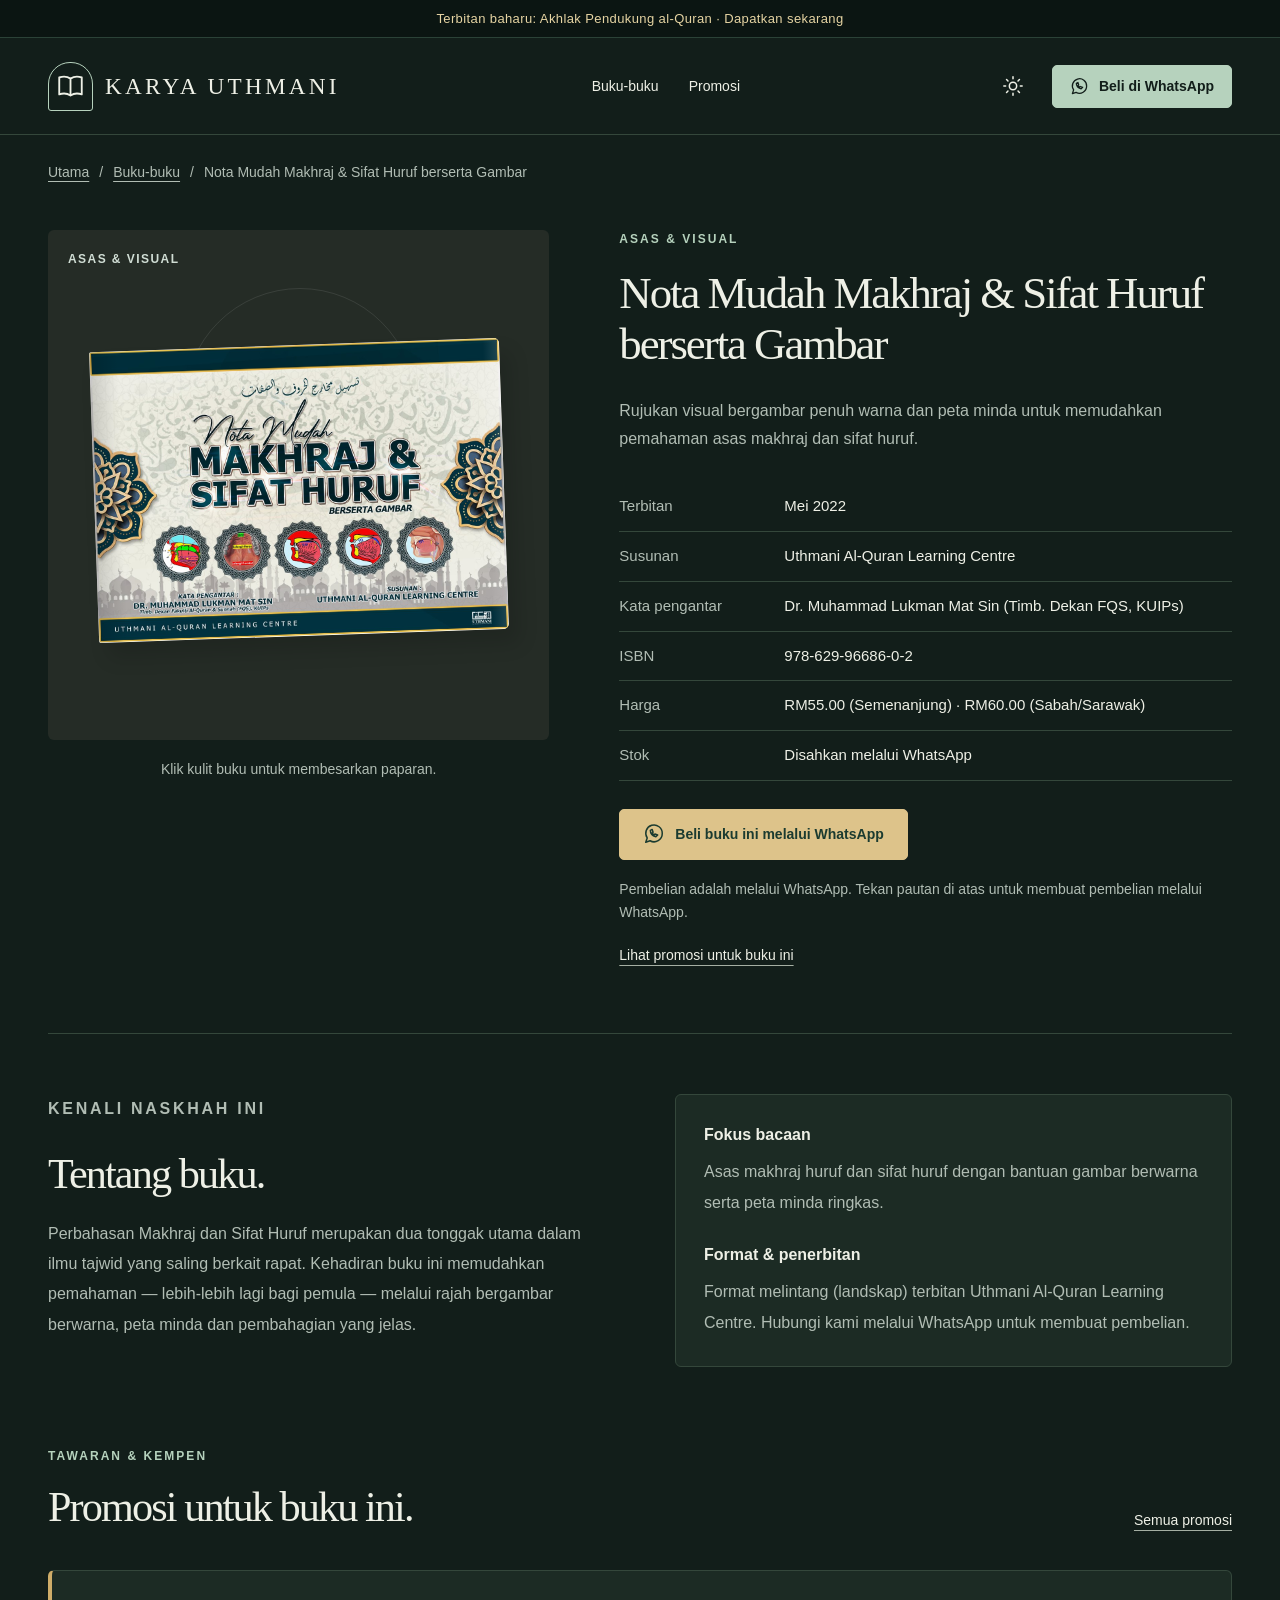
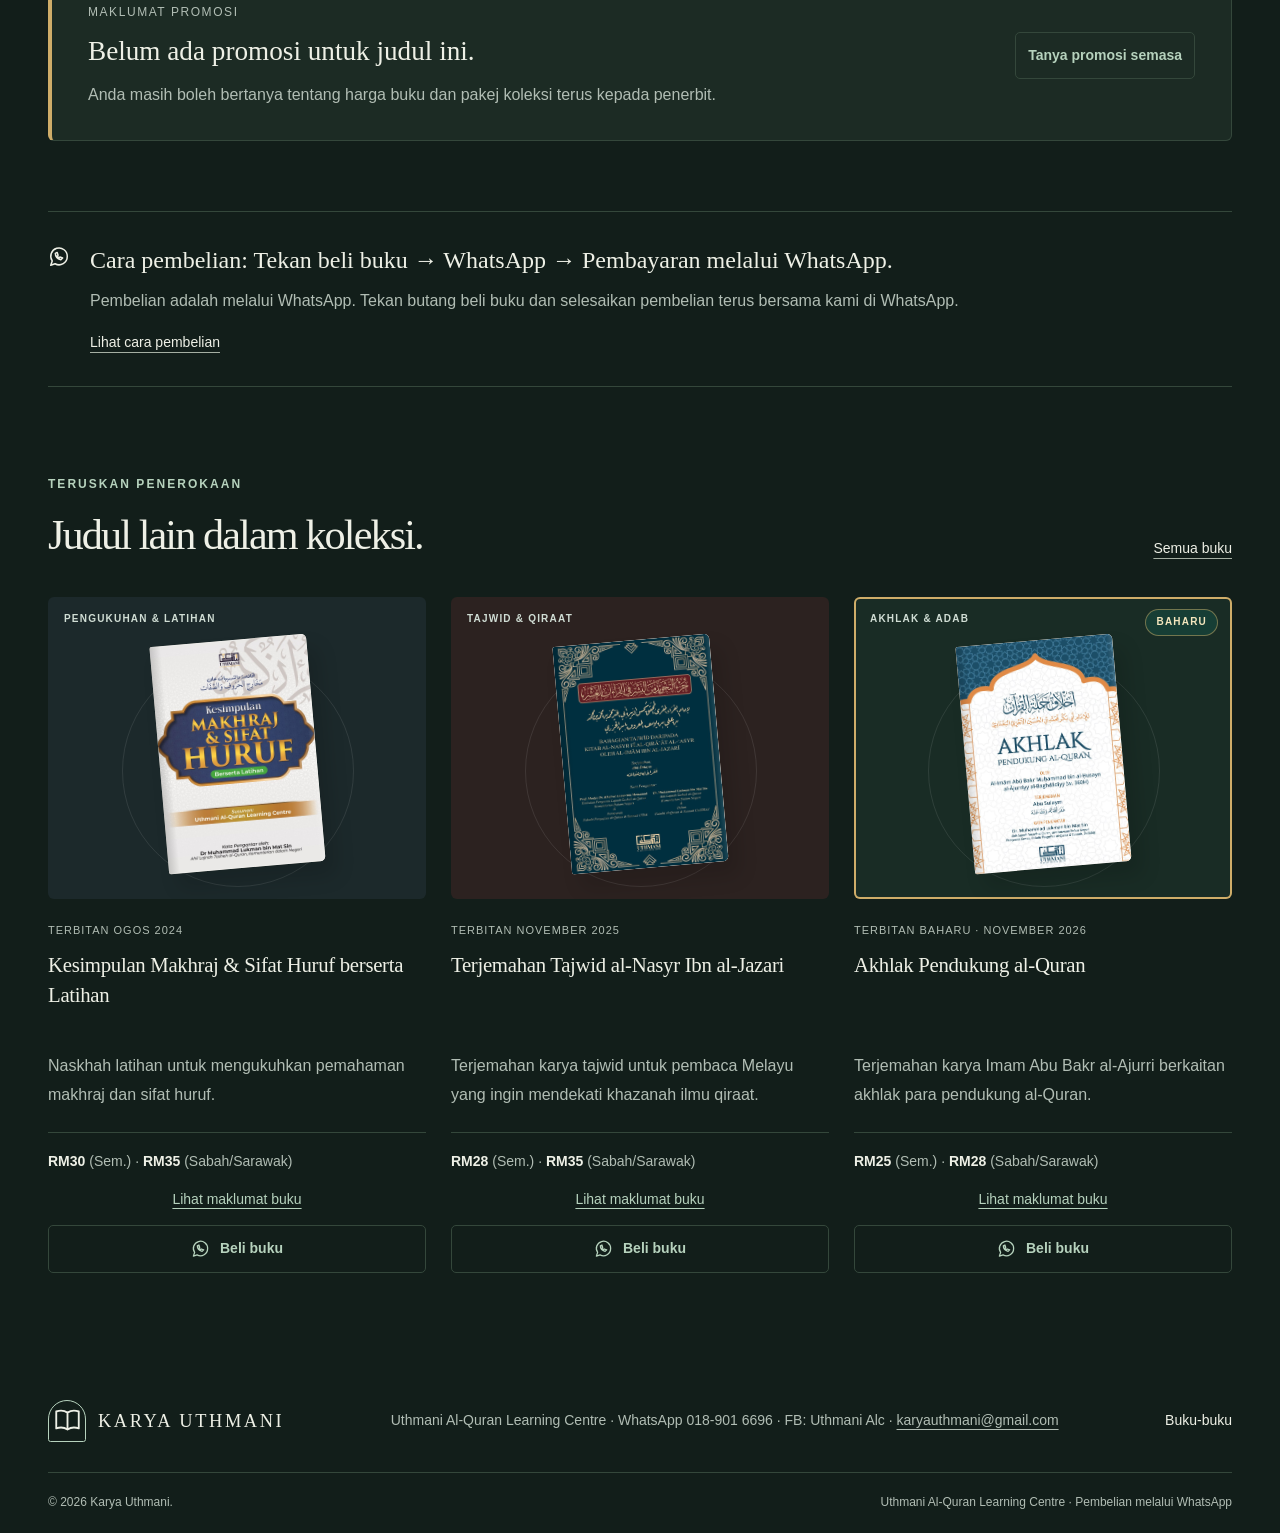
<file: nota-mudah-makhraj.html>
<!DOCTYPE html>
<html lang="ms" data-theme="dark">
<head>
  <meta charset="UTF-8">
  <meta name="viewport" content="width=device-width, initial-scale=1.0">
  <meta name="theme-color" content="#121e1a">
  <meta name="description" content="Rujukan visual bergambar bagi asas makhraj dan sifat huruf. Terbitan Mei 2022 oleh Uthmani Al-Quran Learning Centre. RM55 (Sem.) / RM60 (Sabah &amp; Sarawak).">
  <title>Nota Mudah Makhraj &amp; Sifat Huruf berserta Gambar · Karya Uthmani</title>
  <script>try{document.documentElement.dataset.theme=localStorage.getItem('uthmani-theme')==='light'?'light':'dark'}catch{}</script>
  <link rel="stylesheet" href="styles.css">
  <script src="promotions.js" defer></script>
  <script src="script.js" defer></script>
</head>
<body data-book="nota">
  <svg class="icon-definitions" xmlns="http://www.w3.org/2000/svg" aria-hidden="true"><defs>
    <symbol id="i-book" viewBox="0 0 24 24"><path d="M12 5c-3-2-7-2-10-1v15c3-1 7-1 10 1 3-2 7-2 10-1V4c-3-1-7-1-10 1Zm0 0v15"/></symbol>
    <symbol id="i-chat" viewBox="0 0 24 24"><path d="M21 11.5a9 9 0 0 1-13.3 7.9L3 21l1.6-4.7A9 9 0 1 1 21 11.5Z"/><path d="M8 8c0 4 2 6 6 7l2-2-3-1-1 1-2-2 1-1-1-3Z"/></symbol>
    <symbol id="i-moon" viewBox="0 0 24 24"><path d="M20 14A8.5 8.5 0 0 1 10 4a8.5 8.5 0 1 0 10 10Z"/></symbol>
    <symbol id="i-sun" viewBox="0 0 24 24"><circle cx="12" cy="12" r="4"/><path d="M12 2v2m0 16v2M2 12h2m16 0h2M5 5l1.5 1.5m11 11L19 19M5 19l1.5-1.5m11-11L19 5"/></symbol>
    <symbol id="i-check" viewBox="0 0 24 24"><path d="m5 12 4 4L19 6"/></symbol>
    <symbol id="i-close" viewBox="0 0 24 24"><path d="m6 6 12 12M6 18 18 6"/></symbol>
    <symbol id="i-shield" viewBox="0 0 24 24"><path d="M12 3 4 6v6c0 4 5 7 8 9 3-2 8-5 8-9V6Z"/><path d="m8 12 3 3 5-6"/></symbol>
  </defs></svg>
  <a class="skip-link" href="#utama">Langkau ke kandungan</a>
  <div class="announcement">Terbitan baharu: Akhlak Pendukung al-Quran · Dapatkan sekarang</div>
  <header class="site-header">
    <div class="container header-inner">
      <a class="brand" href="index.html" aria-label="Karya Uthmani, halaman utama"><span class="brand-mark"><svg class="icon"><use href="#i-book"/></svg></span><span>KARYA UTHMANI</span></a>
      <nav aria-label="Navigasi utama"><a href="index.html#koleksi">Buku-buku</a><a href="#promosi">Promosi</a></nav>
      <div class="header-actions"><button class="theme-toggle" id="theme-toggle" type="button" aria-label="Aktifkan mod terang" aria-pressed="true"><svg class="icon"><use id="theme-icon" href="#i-sun"/></svg></button><button class="button button-small header-contact" data-order="pertanyaan"><svg class="icon"><use href="#i-chat"/></svg>Beli di WhatsApp</button></div>
    </div>
  </header>
  <main id="utama">
    <div class="container breadcrumbs"><nav aria-label="Jejak navigasi"><a href="index.html">Utama</a><span aria-hidden="true">/</span><a href="index.html#koleksi">Buku-buku</a><span aria-hidden="true">/</span><span aria-current="page">Nota Mudah Makhraj &amp; Sifat Huruf berserta Gambar</span></nav></div>
    <section class="container book-detail-hero" aria-labelledby="book-title">
      <div class="book-page-cover"><div class="book-display display-sand"><span class="category-label">ASAS &amp; VISUAL</span><div class="catalog-book catalog-book-landscape cover cover-photo" data-lightbox="buku/01 nota-mudah-makhraj/gambar/kulit-depan.jpg" data-caption="Kulit hadapan · Nota Mudah Makhraj &amp; Sifat Huruf berserta Gambar"><img src="buku/01 nota-mudah-makhraj/gambar/kulit-depan.jpg" alt="Kulit hadapan Nota Mudah Makhraj &amp; Sifat Huruf berserta Gambar" width="1200" height="852"></div></div><p>Klik kulit buku untuk membesarkan paparan.</p></div>
      <div class="book-detail-copy"><p class="eyebrow">ASAS &amp; VISUAL</p><h1 id="book-title">Nota Mudah Makhraj &amp; Sifat Huruf berserta Gambar</h1><p class="detail-intro">Rujukan visual bergambar penuh warna dan peta minda untuk memudahkan pemahaman asas makhraj dan sifat huruf.</p><dl class="book-facts"><div><dt>Terbitan</dt><dd>Mei 2022</dd></div><div><dt>Susunan</dt><dd>Uthmani Al-Quran Learning Centre</dd></div><div><dt>Kata pengantar</dt><dd>Dr. Muhammad Lukman Mat Sin (Timb. Dekan FQS, KUIPs)</dd></div><div><dt>ISBN</dt><dd>978-629-96686-0-2</dd></div><div><dt>Harga</dt><dd>RM55.00 (Semenanjung) · RM60.00 (Sabah/Sarawak)</dd></div><div><dt>Stok</dt><dd>Disahkan melalui WhatsApp</dd></div></dl><button class="button button-gold" data-order="nota"><svg class="icon"><use href="#i-chat"/></svg>Beli buku ini melalui WhatsApp</button><p class="detail-payment-note">Pembelian adalah melalui WhatsApp. Tekan pautan di atas untuk membuat pembelian melalui WhatsApp.</p><a class="text-link" href="#promosi">Lihat promosi untuk buku ini</a></div>
    </section>
    <section class="container book-about" aria-labelledby="about-title"><div><p class="eyebrow">KENALI NASKHAH INI</p><h2 id="about-title">Tentang buku.</h2><p>Perbahasan Makhraj dan Sifat Huruf merupakan dua tonggak utama dalam ilmu tajwid yang saling berkait rapat. Kehadiran buku ini memudahkan pemahaman — lebih-lebih lagi bagi pemula — melalui rajah bergambar berwarna, peta minda dan pembahagian yang jelas.</p></div><div class="book-focus"><h3>Fokus bacaan</h3><p>Asas makhraj huruf dan sifat huruf dengan bantuan gambar berwarna serta peta minda ringkas.</p><h3>Format &amp; penerbitan</h3><p>Format melintang (landskap) terbitan Uthmani Al-Quran Learning Centre. Hubungi kami melalui WhatsApp untuk membuat pembelian.</p></div></section>
    <section class="container promotions-section" id="promosi" aria-labelledby="promotions-title"><div class="section-heading"><div><p class="eyebrow">TAWARAN &amp; KEMPEN</p><h2 id="promotions-title">Promosi untuk buku ini.</h2></div><a class="text-link" href="index.html#promosi">Semua promosi</a></div><div class="promotions-list" data-promotions><div class="promotion-empty"><div><h3>Belum ada promosi untuk judul ini.</h3><p>Hubungi kami melalui WhatsApp untuk mengetahui harga dan tawaran semasa.</p></div><button class="button button-outline" data-order="promosi">Tanya promosi semasa</button></div></div></section>
    <section class="container detail-order-note"><svg class="icon"><use href="#i-chat"/></svg><div><h3>Cara pembelian: Tekan beli buku → WhatsApp → Pembayaran melalui WhatsApp.</h3><p>Pembelian adalah melalui WhatsApp. Tekan butang beli buku dan selesaikan pembelian terus bersama kami di WhatsApp.</p><a class="text-link" href="index.html#pembelian">Lihat cara pembelian</a></div></section>
    <section class="container section related-books" aria-labelledby="related-title"><div class="section-heading"><div><p class="eyebrow">TERUSKAN PENEROKAAN</p><h2 id="related-title">Judul lain dalam koleksi.</h2></div><a class="text-link" href="index.html#koleksi">Semua buku</a></div><div class="book-grid"><article class="book-card"><a href="kesimpulan-makhraj.html" aria-label="Lihat Kesimpulan Makhraj &amp; Sifat Huruf berserta Latihan" class="book-display display-blue"><span class="category-label">PENGUKUHAN &amp; LATIHAN</span><div class="catalog-book cover cover-photo"><img src="buku/02 kesimpulan-makhraj/gambar/kulit-depan.jpg" alt="Kulit buku Kesimpulan Makhraj &amp; Sifat Huruf berserta Latihan" width="778" height="1000" loading="lazy"></div></a><div class="book-info"><p class="book-date">TERBITAN OGOS 2024</p><h3><a href="kesimpulan-makhraj.html">Kesimpulan Makhraj &amp; Sifat Huruf berserta Latihan</a></h3><p>Naskhah latihan untuk mengukuhkan pemahaman makhraj dan sifat huruf.</p><div class="availability"><strong>RM30</strong> (Sem.) · <strong>RM35</strong> (Sabah/Sarawak)</div><a class="book-detail-link" href="kesimpulan-makhraj.html">Lihat maklumat buku</a><button class="button button-outline" data-order="latihan"><svg class="icon"><use href="#i-chat"/></svg>Beli buku</button></div></article>
<article class="book-card"><a href="terjemahan-tajwid-al-nasyr.html" aria-label="Lihat Terjemahan Tajwid al-Nasyr Ibn al-Jazari" class="book-display display-rust"><span class="category-label">TAJWID &amp; QIRAAT</span><div class="catalog-book cover cover-photo"><img src="buku/03 terjemahan-tajwid-al-nasyr/gambar/kulit-depan.jpg" alt="Kulit buku Terjemahan Tajwid al-Nasyr Ibn al-Jazari" width="667" height="1000" loading="lazy"></div></a><div class="book-info"><p class="book-date">TERBITAN NOVEMBER 2025</p><h3><a href="terjemahan-tajwid-al-nasyr.html">Terjemahan Tajwid al-Nasyr Ibn al-Jazari</a></h3><p>Terjemahan karya tajwid untuk pembaca Melayu yang ingin mendekati khazanah ilmu qiraat.</p><div class="availability"><strong>RM28</strong> (Sem.) · <strong>RM35</strong> (Sabah/Sarawak)</div><a class="book-detail-link" href="terjemahan-tajwid-al-nasyr.html">Lihat maklumat buku</a><button class="button button-outline" data-order="tajwid"><svg class="icon"><use href="#i-chat"/></svg>Beli buku</button></div></article>
<article class="book-card book-card-new"><a href="akhlak-pendukung-al-quran.html" aria-label="Lihat Akhlak Pendukung al-Quran" class="book-display display-green"><span class="category-label">AKHLAK &amp; ADAB</span><span class="new-badge">BAHARU</span><div class="catalog-book cover cover-photo"><img src="buku/04 akhlak-pendukung-al-quran/gambar/kulit-depan.jpg" alt="Kulit buku Akhlak Pendukung al-Quran" width="666" height="1000" loading="lazy"></div></a><div class="book-info"><p class="book-date">TERBITAN BAHARU · NOVEMBER 2026</p><h3><a href="akhlak-pendukung-al-quran.html">Akhlak Pendukung al-Quran</a></h3><p>Terjemahan karya Imam Abu Bakr al-Ajurri berkaitan akhlak para pendukung al-Quran.</p><div class="availability"><strong>RM25</strong> (Sem.) · <strong>RM28</strong> (Sabah/Sarawak)</div><a class="book-detail-link" href="akhlak-pendukung-al-quran.html">Lihat maklumat buku</a><button class="button button-outline" data-order="akhlak"><svg class="icon"><use href="#i-chat"/></svg>Beli buku</button></div></article></div></section>
  </main>
  <footer><div class="container footer-main"><a class="brand" href="index.html"><span class="brand-mark"><svg class="icon"><use href="#i-book"/></svg></span><span>KARYA UTHMANI</span></a><p>Uthmani Al-Quran Learning Centre · WhatsApp 018-901 6696 · FB: Uthmani Alc · <a href="mailto:karyauthmani@gmail.com">karyauthmani@gmail.com</a></p><a href="index.html#koleksi">Buku-buku</a></div><div class="container footer-bottom"><span>© <span id="year">2026</span> Karya Uthmani.</span><span>Uthmani Al-Quran Learning Centre · Pembelian melalui WhatsApp</span></div></footer>
  <dialog id="order-dialog" aria-labelledby="dialog-title" aria-describedby="dialog-description"><div class="dialog-content"><button type="button" class="close-dialog" aria-label="Tutup tetingkap"><svg class="icon"><use href="#i-close"/></svg></button><span class="dialog-icon"><svg class="icon"><use href="#i-chat"/></svg></span><p class="eyebrow">PRATONTON PEMBELIAN</p><h2 id="dialog-title">Mesej anda sudah siap.</h2><p id="dialog-description">Nombor WhatsApp penerbit belum ditetapkan. Ini ialah pratonton mesej untuk buku pilihan anda; tiada mesej dihantar.</p><label for="message-preview">Mesej WhatsApp</label><textarea id="message-preview" readonly rows="7"></textarea><button class="button" id="copy-message" type="button">Salin mesej</button><p id="copy-status" role="status" aria-live="polite"></p></div></dialog>
</body>
</html>
</file>
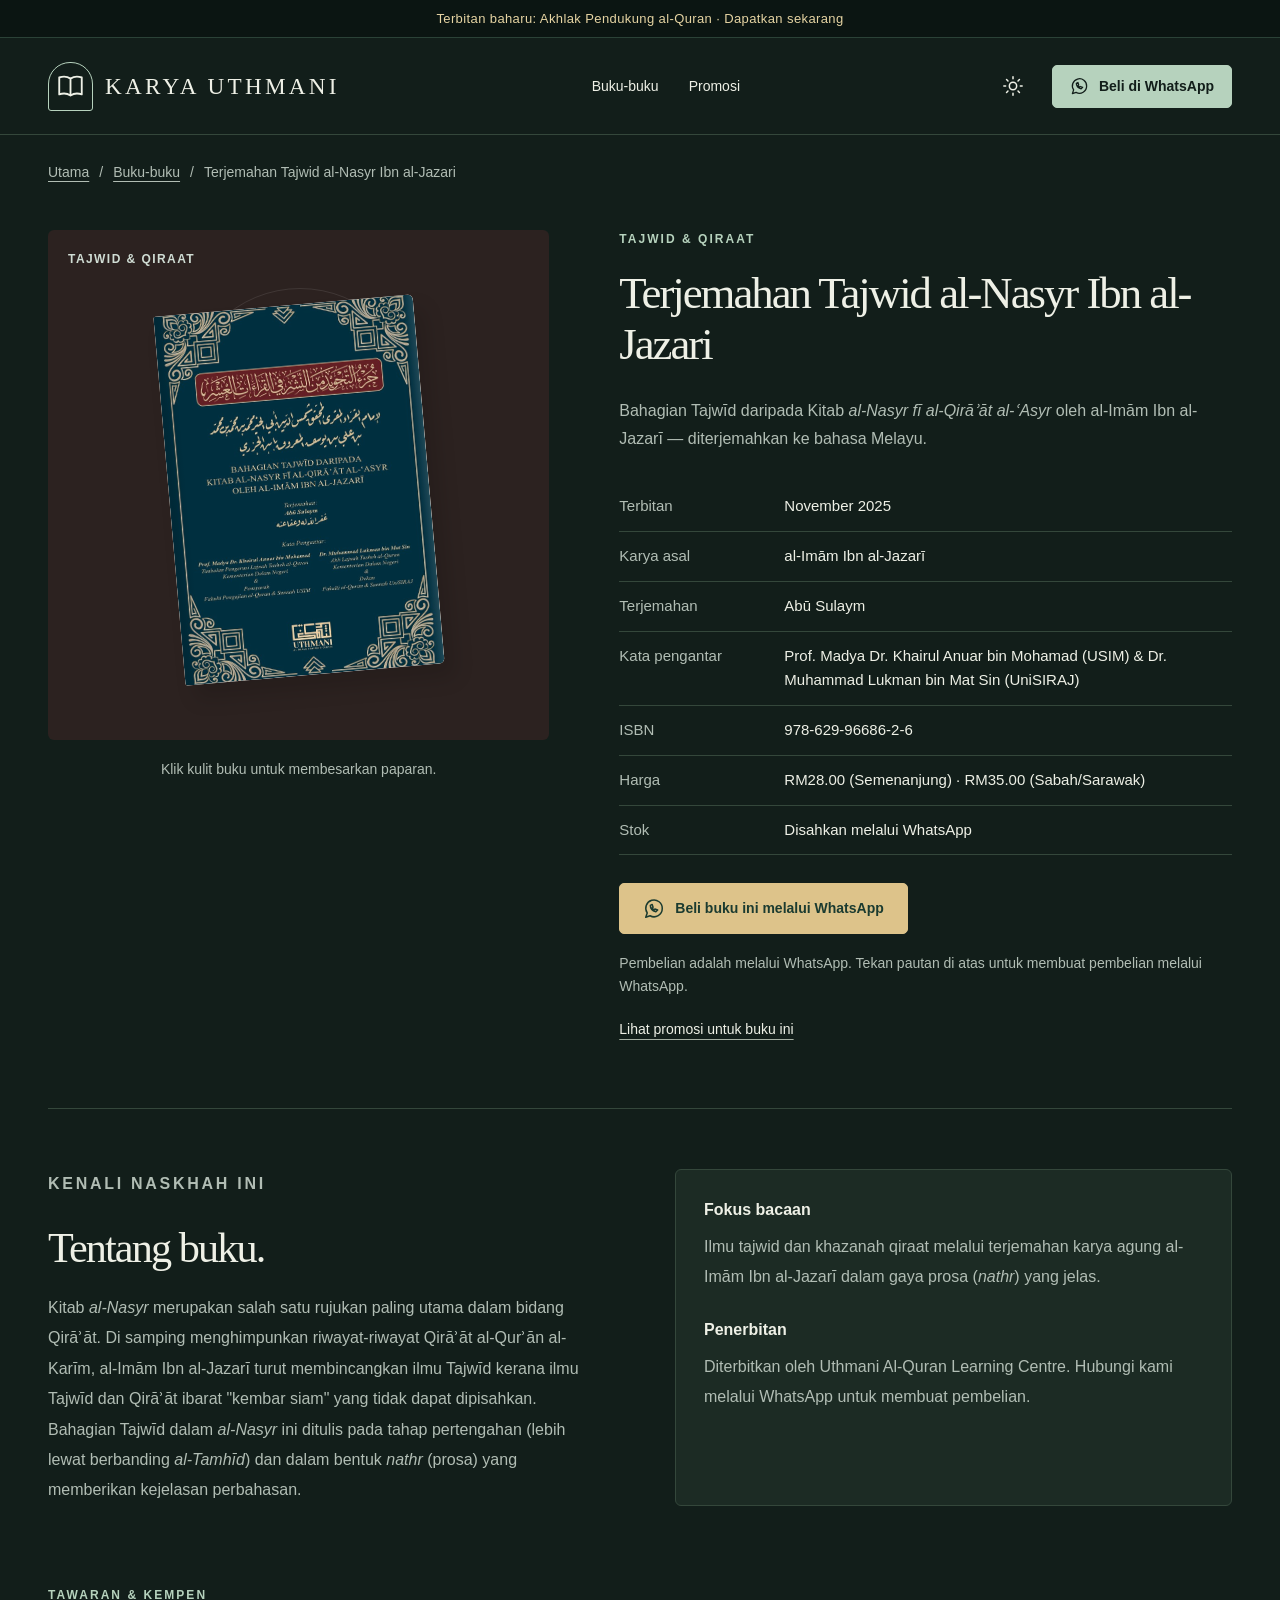
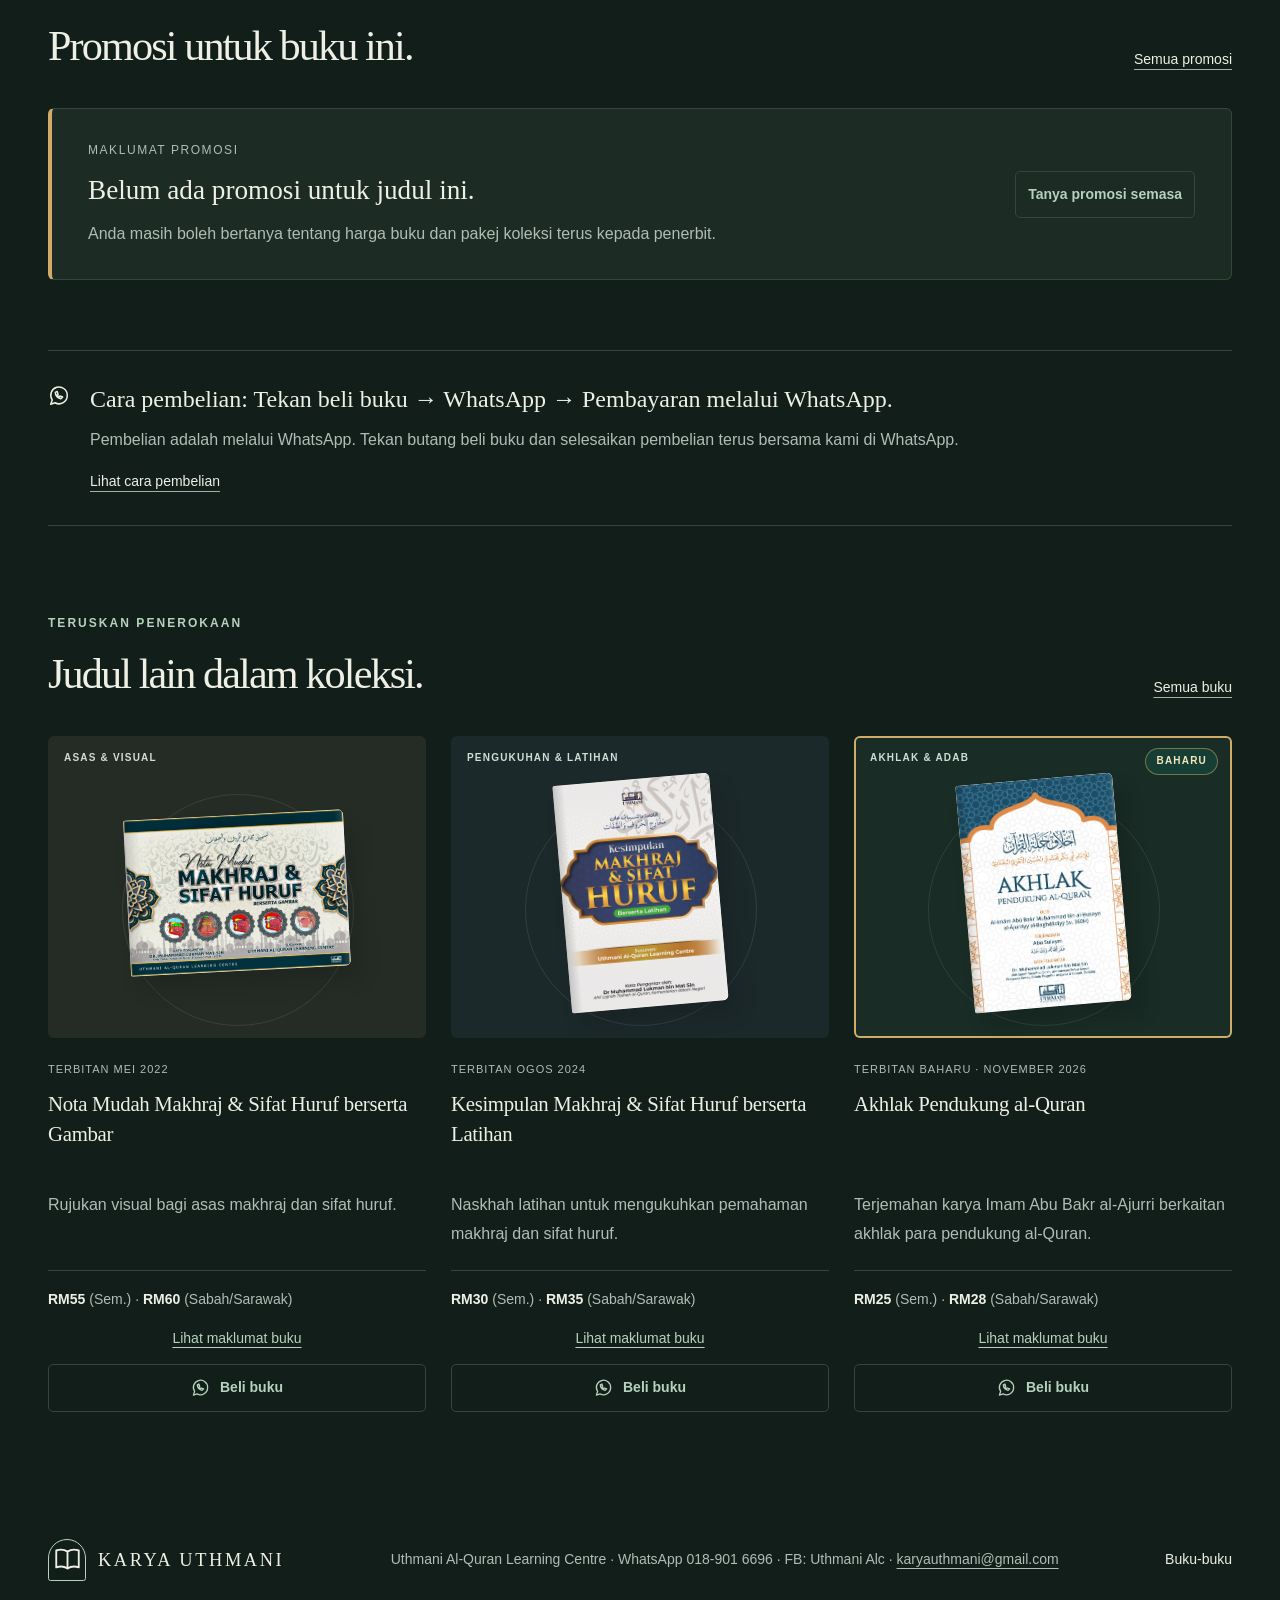
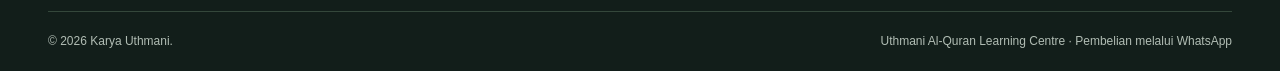
<file: terjemahan-tajwid-al-nasyr.html>
<!DOCTYPE html>
<html lang="ms" data-theme="dark">
<head>
  <meta charset="UTF-8">
  <meta name="viewport" content="width=device-width, initial-scale=1.0">
  <meta name="theme-color" content="#121e1a">
  <meta name="description" content="Terjemahan bahagian tajwid daripada kitab al-Nasyr fi al-Qira'at al-'Asyr oleh al-Imam Ibn al-Jazari. Terbitan November 2025. RM28 (Sem.) / RM35 (Sabah &amp; Sarawak).">
  <title>Terjemahan Tajwid al-Nasyr Ibn al-Jazari · Karya Uthmani</title>
  <script>try{document.documentElement.dataset.theme=localStorage.getItem('uthmani-theme')==='light'?'light':'dark'}catch{}</script>
  <link rel="stylesheet" href="styles.css">
  <script src="promotions.js" defer></script>
  <script src="script.js" defer></script>
</head>
<body data-book="tajwid">
  <svg class="icon-definitions" xmlns="http://www.w3.org/2000/svg" aria-hidden="true"><defs>
    <symbol id="i-book" viewBox="0 0 24 24"><path d="M12 5c-3-2-7-2-10-1v15c3-1 7-1 10 1 3-2 7-2 10-1V4c-3-1-7-1-10 1Zm0 0v15"/></symbol>
    <symbol id="i-chat" viewBox="0 0 24 24"><path d="M21 11.5a9 9 0 0 1-13.3 7.9L3 21l1.6-4.7A9 9 0 1 1 21 11.5Z"/><path d="M8 8c0 4 2 6 6 7l2-2-3-1-1 1-2-2 1-1-1-3Z"/></symbol>
    <symbol id="i-moon" viewBox="0 0 24 24"><path d="M20 14A8.5 8.5 0 0 1 10 4a8.5 8.5 0 1 0 10 10Z"/></symbol>
    <symbol id="i-sun" viewBox="0 0 24 24"><circle cx="12" cy="12" r="4"/><path d="M12 2v2m0 16v2M2 12h2m16 0h2M5 5l1.5 1.5m11 11L19 19M5 19l1.5-1.5m11-11L19 5"/></symbol>
    <symbol id="i-check" viewBox="0 0 24 24"><path d="m5 12 4 4L19 6"/></symbol>
    <symbol id="i-close" viewBox="0 0 24 24"><path d="m6 6 12 12M6 18 18 6"/></symbol>
    <symbol id="i-shield" viewBox="0 0 24 24"><path d="M12 3 4 6v6c0 4 5 7 8 9 3-2 8-5 8-9V6Z"/><path d="m8 12 3 3 5-6"/></symbol>
  </defs></svg>
  <a class="skip-link" href="#utama">Langkau ke kandungan</a>
  <div class="announcement">Terbitan baharu: Akhlak Pendukung al-Quran · Dapatkan sekarang</div>
  <header class="site-header">
    <div class="container header-inner">
      <a class="brand" href="index.html" aria-label="Karya Uthmani, halaman utama"><span class="brand-mark"><svg class="icon"><use href="#i-book"/></svg></span><span>KARYA UTHMANI</span></a>
      <nav aria-label="Navigasi utama"><a href="index.html#koleksi">Buku-buku</a><a href="#promosi">Promosi</a></nav>
      <div class="header-actions"><button class="theme-toggle" id="theme-toggle" type="button" aria-label="Aktifkan mod terang" aria-pressed="true"><svg class="icon"><use id="theme-icon" href="#i-sun"/></svg></button><button class="button button-small header-contact" data-order="pertanyaan"><svg class="icon"><use href="#i-chat"/></svg>Beli di WhatsApp</button></div>
    </div>
  </header>
  <main id="utama">
    <div class="container breadcrumbs"><nav aria-label="Jejak navigasi"><a href="index.html">Utama</a><span aria-hidden="true">/</span><a href="index.html#koleksi">Buku-buku</a><span aria-hidden="true">/</span><span aria-current="page">Terjemahan Tajwid al-Nasyr Ibn al-Jazari</span></nav></div>
    <section class="container book-detail-hero" aria-labelledby="book-title">
      <div class="book-page-cover"><div class="book-display display-rust"><span class="category-label">TAJWID &amp; QIRAAT</span><div class="catalog-book cover cover-photo" data-lightbox="buku/03 terjemahan-tajwid-al-nasyr/gambar/kulit-depan.jpg" data-caption="Kulit hadapan · Terjemahan Tajwid al-Nasyr Ibn al-Jazari"><img src="buku/03 terjemahan-tajwid-al-nasyr/gambar/kulit-depan.jpg" alt="Kulit hadapan Terjemahan Tajwid al-Nasyr Ibn al-Jazari" width="667" height="1000"></div></div><p>Klik kulit buku untuk membesarkan paparan.</p></div>
      <div class="book-detail-copy"><p class="eyebrow">TAJWID &amp; QIRAAT</p><h1 id="book-title">Terjemahan Tajwid al-Nasyr Ibn al-Jazari</h1><p class="detail-intro">Bahagian Tajwīd daripada Kitab <em>al-Nasyr fī al-Qirāʾāt al-ʿAsyr</em> oleh al-Imām Ibn al-Jazarī — diterjemahkan ke bahasa Melayu.</p><dl class="book-facts"><div><dt>Terbitan</dt><dd>November 2025</dd></div><div><dt>Karya asal</dt><dd>al-Imām Ibn al-Jazarī</dd></div><div><dt>Terjemahan</dt><dd>Abū Sulaym</dd></div><div><dt>Kata pengantar</dt><dd>Prof. Madya Dr. Khairul Anuar bin Mohamad (USIM) &amp; Dr. Muhammad Lukman bin Mat Sin (UniSIRAJ)</dd></div><div><dt>ISBN</dt><dd>978-629-96686-2-6</dd></div><div><dt>Harga</dt><dd>RM28.00 (Semenanjung) · RM35.00 (Sabah/Sarawak)</dd></div><div><dt>Stok</dt><dd>Disahkan melalui WhatsApp</dd></div></dl><button class="button button-gold" data-order="tajwid"><svg class="icon"><use href="#i-chat"/></svg>Beli buku ini melalui WhatsApp</button><p class="detail-payment-note">Pembelian adalah melalui WhatsApp. Tekan pautan di atas untuk membuat pembelian melalui WhatsApp.</p><a class="text-link" href="#promosi">Lihat promosi untuk buku ini</a></div>
    </section>
    <section class="container book-about" aria-labelledby="about-title"><div><p class="eyebrow">KENALI NASKHAH INI</p><h2 id="about-title">Tentang buku.</h2><p>Kitab <em>al-Nasyr</em> merupakan salah satu rujukan paling utama dalam bidang Qirāʾāt. Di samping menghimpunkan riwayat-riwayat Qirāʾāt al-Qurʾān al-Karīm, al-Imām Ibn al-Jazarī turut membincangkan ilmu Tajwīd kerana ilmu Tajwīd dan Qirāʾāt ibarat "kembar siam" yang tidak dapat dipisahkan. Bahagian Tajwīd dalam <em>al-Nasyr</em> ini ditulis pada tahap pertengahan (lebih lewat berbanding <em>al-Tamhīd</em>) dan dalam bentuk <em>nathr</em> (prosa) yang memberikan kejelasan perbahasan.</p></div><div class="book-focus"><h3>Fokus bacaan</h3><p>Ilmu tajwid dan khazanah qiraat melalui terjemahan karya agung al-Imām Ibn al-Jazarī dalam gaya prosa (<em>nathr</em>) yang jelas.</p><h3>Penerbitan</h3><p>Diterbitkan oleh Uthmani Al-Quran Learning Centre. Hubungi kami melalui WhatsApp untuk membuat pembelian.</p></div></section>
    <section class="container promotions-section" id="promosi" aria-labelledby="promotions-title"><div class="section-heading"><div><p class="eyebrow">TAWARAN &amp; KEMPEN</p><h2 id="promotions-title">Promosi untuk buku ini.</h2></div><a class="text-link" href="index.html#promosi">Semua promosi</a></div><div class="promotions-list" data-promotions><div class="promotion-empty"><div><h3>Belum ada promosi untuk judul ini.</h3><p>Hubungi kami melalui WhatsApp untuk mengetahui harga dan tawaran semasa.</p></div><button class="button button-outline" data-order="promosi">Tanya promosi semasa</button></div></div></section>
    <section class="container detail-order-note"><svg class="icon"><use href="#i-chat"/></svg><div><h3>Cara pembelian: Tekan beli buku → WhatsApp → Pembayaran melalui WhatsApp.</h3><p>Pembelian adalah melalui WhatsApp. Tekan butang beli buku dan selesaikan pembelian terus bersama kami di WhatsApp.</p><a class="text-link" href="index.html#pembelian">Lihat cara pembelian</a></div></section>
    <section class="container section related-books" aria-labelledby="related-title"><div class="section-heading"><div><p class="eyebrow">TERUSKAN PENEROKAAN</p><h2 id="related-title">Judul lain dalam koleksi.</h2></div><a class="text-link" href="index.html#koleksi">Semua buku</a></div><div class="book-grid"><article class="book-card"><a href="nota-mudah-makhraj.html" aria-label="Lihat Nota Mudah Makhraj &amp; Sifat Huruf berserta Gambar" class="book-display display-sand"><span class="category-label">ASAS &amp; VISUAL</span><div class="catalog-book catalog-book-landscape cover cover-photo"><img src="buku/01 nota-mudah-makhraj/gambar/kulit-depan.jpg" alt="Kulit buku Nota Mudah Makhraj &amp; Sifat Huruf berserta Gambar" width="1200" height="852" loading="lazy"></div></a><div class="book-info"><p class="book-date">TERBITAN MEI 2022</p><h3><a href="nota-mudah-makhraj.html">Nota Mudah Makhraj &amp; Sifat Huruf berserta Gambar</a></h3><p>Rujukan visual bagi asas makhraj dan sifat huruf.</p><div class="availability"><strong>RM55</strong> (Sem.) · <strong>RM60</strong> (Sabah/Sarawak)</div><a class="book-detail-link" href="nota-mudah-makhraj.html">Lihat maklumat buku</a><button class="button button-outline" data-order="nota"><svg class="icon"><use href="#i-chat"/></svg>Beli buku</button></div></article>
<article class="book-card"><a href="kesimpulan-makhraj.html" aria-label="Lihat Kesimpulan Makhraj &amp; Sifat Huruf berserta Latihan" class="book-display display-blue"><span class="category-label">PENGUKUHAN &amp; LATIHAN</span><div class="catalog-book cover cover-photo"><img src="buku/02 kesimpulan-makhraj/gambar/kulit-depan.jpg" alt="Kulit buku Kesimpulan Makhraj &amp; Sifat Huruf berserta Latihan" width="778" height="1000" loading="lazy"></div></a><div class="book-info"><p class="book-date">TERBITAN OGOS 2024</p><h3><a href="kesimpulan-makhraj.html">Kesimpulan Makhraj &amp; Sifat Huruf berserta Latihan</a></h3><p>Naskhah latihan untuk mengukuhkan pemahaman makhraj dan sifat huruf.</p><div class="availability"><strong>RM30</strong> (Sem.) · <strong>RM35</strong> (Sabah/Sarawak)</div><a class="book-detail-link" href="kesimpulan-makhraj.html">Lihat maklumat buku</a><button class="button button-outline" data-order="latihan"><svg class="icon"><use href="#i-chat"/></svg>Beli buku</button></div></article>
<article class="book-card book-card-new"><a href="akhlak-pendukung-al-quran.html" aria-label="Lihat Akhlak Pendukung al-Quran" class="book-display display-green"><span class="category-label">AKHLAK &amp; ADAB</span><span class="new-badge">BAHARU</span><div class="catalog-book cover cover-photo"><img src="buku/04 akhlak-pendukung-al-quran/gambar/kulit-depan.jpg" alt="Kulit buku Akhlak Pendukung al-Quran" width="666" height="1000" loading="lazy"></div></a><div class="book-info"><p class="book-date">TERBITAN BAHARU · NOVEMBER 2026</p><h3><a href="akhlak-pendukung-al-quran.html">Akhlak Pendukung al-Quran</a></h3><p>Terjemahan karya Imam Abu Bakr al-Ajurri berkaitan akhlak para pendukung al-Quran.</p><div class="availability"><strong>RM25</strong> (Sem.) · <strong>RM28</strong> (Sabah/Sarawak)</div><a class="book-detail-link" href="akhlak-pendukung-al-quran.html">Lihat maklumat buku</a><button class="button button-outline" data-order="akhlak"><svg class="icon"><use href="#i-chat"/></svg>Beli buku</button></div></article></div></section>
  </main>
  <footer><div class="container footer-main"><a class="brand" href="index.html"><span class="brand-mark"><svg class="icon"><use href="#i-book"/></svg></span><span>KARYA UTHMANI</span></a><p>Uthmani Al-Quran Learning Centre · WhatsApp 018-901 6696 · FB: Uthmani Alc · <a href="mailto:karyauthmani@gmail.com">karyauthmani@gmail.com</a></p><a href="index.html#koleksi">Buku-buku</a></div><div class="container footer-bottom"><span>© <span id="year">2026</span> Karya Uthmani.</span><span>Uthmani Al-Quran Learning Centre · Pembelian melalui WhatsApp</span></div></footer>
  <dialog id="order-dialog" aria-labelledby="dialog-title" aria-describedby="dialog-description"><div class="dialog-content"><button type="button" class="close-dialog" aria-label="Tutup tetingkap"><svg class="icon"><use href="#i-close"/></svg></button><span class="dialog-icon"><svg class="icon"><use href="#i-chat"/></svg></span><p class="eyebrow">PRATONTON PEMBELIAN</p><h2 id="dialog-title">Mesej anda sudah siap.</h2><p id="dialog-description">Nombor WhatsApp penerbit belum ditetapkan. Ini ialah pratonton mesej untuk buku pilihan anda; tiada mesej dihantar.</p><label for="message-preview">Mesej WhatsApp</label><textarea id="message-preview" readonly rows="7"></textarea><button class="button" id="copy-message" type="button">Salin mesej</button><p id="copy-status" role="status" aria-live="polite"></p></div></dialog>
</body>
</html>
</file>
<file: styles.css>
@charset "UTF-8";
:root{color-scheme:light;--bg:#fcfbf7;--surface:#fff;--ink:#253e35;--muted:#65716a;--green:#194b3e;--green-hover:#10382d;--line:#dedfd5;--soft:#f1f2eb;--gold:#cfad69;--hero:#f2f1e8;--shadow:0 18px 40px #173b3018}
:root[data-theme=dark]{color-scheme:dark;--bg:#121e1a;--surface:#1c2a24;--ink:#eef0e6;--muted:#b1bdb4;--green:#b6d2bd;--green-hover:#d0e4d4;--line:#34473b;--soft:#1c2b24;--hero:#1b2b23;--shadow:0 18px 40px #0003}
*{box-sizing:border-box}html{scroll-behavior:smooth;scroll-padding-top:100px}body{margin:0;background:var(--bg);color:var(--ink);font-family:Arial,Helvetica,sans-serif;font-size:16px;line-height:1.65}button,a{-webkit-tap-highlight-color:transparent}button,input,textarea{font:inherit}button,a{touch-action:manipulation}button{cursor:pointer}a{color:inherit;text-decoration:none}button{color:inherit}button:focus-visible,a:focus-visible,summary:focus-visible,textarea:focus-visible{outline:3px solid #b78b3b;outline-offset:5px}h1,h2,h3,p{margin-top:0}h1,h2{font-family:Georgia,'Times New Roman',serif;font-weight:400;letter-spacing:-.045em}h2{font-size:clamp(2rem,3.3vw,3rem);line-height:1.18;margin-bottom:20px}h3{font-size:1.08rem;line-height:1.5}p{margin-bottom:0}.container{width:min(1240px,calc(100% - 96px));margin-inline:auto}.icon{width:22px;height:22px;fill:none;stroke:currentColor;stroke-width:1.65;stroke-linecap:round;stroke-linejoin:round;flex-shrink:0}.icon-definitions{position:absolute;width:0;height:0;overflow:hidden}.announcement{background:#173e35;color:#ececdb;font-size:.8125rem;text-align:center;padding:8px 20px;letter-spacing:.03em}.site-header{background:var(--bg);border-bottom:1px solid var(--line)}.header-inner{display:flex;align-items:center;justify-content:space-between;gap:25px;min-height:96px}.brand{display:flex;align-items:center;gap:12px;font-family:Georgia,serif;font-size:1.45rem;letter-spacing:.14em;line-height:1.2}.brand small{display:block;font-family:Arial,sans-serif;font-size:.625rem;letter-spacing:.24em;margin-top:6px}.brand-mark{width:45px;height:49px;border:1px solid var(--green);border-radius:22px 22px 3px 3px;display:grid;place-items:center}.brand-mark .icon{width:27px;height:27px}.header-inner nav{display:flex;gap:30px;font-size:.875rem}.header-inner nav a:hover,.footer-main>a:last-child:hover{color:#9a7332}.header-actions{display:flex;align-items:center;gap:18px}.theme-toggle{background:transparent;border:0;display:grid;place-items:center;width:42px;height:42px;border-radius:50%}.theme-toggle:hover{background:var(--soft)}.button{display:inline-flex;align-items:center;justify-content:center;gap:10px;background:var(--green);color:var(--bg);border:1px solid var(--green);border-radius:5px;min-height:51px;padding:12px 23px;font-size:.875rem;font-weight:600;line-height:1.5;transition:background .2s,transform .2s}.button:hover{background:var(--green-hover);transform:translateY(-2px)}.button-small{min-height:43px;padding:9px 17px}.button-small .icon{width:19px;height:19px}.text-link{font-size:.875rem;text-decoration:underline;text-underline-offset:5px;text-decoration-color:#a5afa3;line-height:1.6}.text-link:hover{text-decoration-color:currentColor}.hero{overflow:hidden;background:linear-gradient(100deg,var(--bg) 49%,var(--hero) 100%)}.hero-grid{display:grid;grid-template-columns:1.06fr 1fr;gap:40px;align-items:center;padding-block:64px 55px;min-height:660px}.eyebrow{font-size:.75rem;font-weight:600;letter-spacing:.17em;color:var(--green);margin-bottom:24px;display:flex;align-items:center;gap:12px}.eyebrow>span{width:24px;height:1px;background:var(--gold)}h1{font-size:clamp(3.4rem,5.35vw,4.8rem);line-height:1.08;margin-bottom:26px}h1 em{color:#96723e;font-weight:400}.hero-description{max-width:470px;color:var(--muted);font-size:1rem;line-height:1.85}.hero-actions{display:flex;align-items:center;gap:26px;margin-top:30px}.hero-note{display:flex;gap:13px;align-items:center;margin-top:38px;font-size:.8125rem;line-height:1.7}.hero-note strong{font-weight:500}.hero-note p>span{color:var(--muted)}.small-book-icon{display:grid;place-items:center;border:1px solid var(--line);border-radius:50%;width:43px;height:43px;flex-shrink:0}.small-book-icon .icon{width:19px}.hero-art{position:relative;height:520px;isolation:isolate}.arch-pattern{position:absolute;width:88%;height:94%;top:3%;left:8%;border:1px solid #a58c5140;border-radius:48% 48% 0 0;background:repeating-radial-gradient(ellipse at 50% 100%,transparent 0,transparent 37px,#a58c5110 38px,#a58c5110 39px);z-index:-1}.arch-pattern:before{content:"";position:absolute;inset:13px;border:1px solid #a58c5125;border-radius:48% 48% 0 0}.art-topline{display:flex;justify-content:space-between;position:absolute;top:10px;left:30px;right:5px;color:var(--muted);font-size:.625rem;letter-spacing:.2em}.art-topline>span:last-child{font-size:24px;color:#a78e59}.cover{color:#f4e6bd;border-radius:2px 5px 5px 2px;position:relative;box-shadow:inset 5px 0 7px #0003,inset -3px 0 1px #ffffff20,10px 15px 20px #0002;font-family:Georgia,'Times New Roman',serif}.cover:after{content:"";position:absolute;inset:0;background:repeating-linear-gradient(0deg,transparent,transparent 3px,#ffffff04 4px);pointer-events:none;border-radius:inherit}.cover-green{background:#194738}.cover-rust{background:#874638}.cover-sand{background:#b6a27b;color:#273e32}.cover-blue{background:#2d4b5a}.cover-frame{position:absolute;inset:12px 13px 14px 17px;border:1px solid #cfb97a85;display:flex;flex-direction:column;align-items:center;text-align:center;padding:16px 9px}.cover-frame:before{content:"";position:absolute;inset:4px;border:1px solid #cfb97a50;pointer-events:none}.cover-imprint{font-family:Arial,sans-serif;font-size:8px;letter-spacing:.27em}.cover-title{font-size:28px;line-height:1.25;display:block;font-weight:400}.cover-title i{font-weight:400}.cover-bottom{font-family:Arial,sans-serif;font-size:7px;letter-spacing:.12em;margin-top:auto}.cover-ornament{color:#d0b475;font-size:31px;margin:16px 0 12px}.cover-subtitle{font-family:Arial,sans-serif;font-size:7px;letter-spacing:.1em;margin-top:17px}.hero-book{position:absolute;width:235px;height:335px}.hero-book-back{left:10%;top:77px;transform:rotate(-13deg)}.hero-book-back .cover-title{font-size:30px}.hero-book-front{left:43%;top:98px;transform:rotate(8deg);z-index:2}.hero-book-front .cover-title{font-size:34px;line-height:1.19}.arabic{font-family:'Traditional Arabic','Times New Roman',serif;font-size:23px;margin:25px 0 18px;color:#d3b578}.cover-rule{height:1px;width:52px;background:#cfb97a90;margin:20px 0 13px}.cover-author{font-size:10px}.book-horizontal{position:absolute;left:13%;width:78%;height:31px;border-radius:3px;display:flex;justify-content:space-between;align-items:center;padding:0 22px;box-shadow:4px 8px 13px #0002;font-family:Georgia,serif;font-size:12px}.book-horizontal b{font:6px Arial,sans-serif;letter-spacing:.18em}.book-horizontal-one{bottom:57px;background:#34515a;color:#e8dabc;transform:rotate(-3deg);z-index:3;border-bottom:5px solid #efe8d7}.book-horizontal-two{bottom:24px;background:#b8a37a;color:#24392e;transform:rotate(1deg);border-bottom:6px solid #ebe3ce}.art-caption{position:absolute;bottom:-15px;width:100%;display:flex;align-items:center;justify-content:center;gap:10px;font-size:.75rem;color:var(--muted)}.caption-line{width:22px;height:1px;background:#a78e59}.benefits{border-block:1px solid var(--line)}.benefits-inner{display:flex;justify-content:space-between;padding-block:22px;gap:22px}.benefits-inner>span{display:flex;align-items:center;gap:12px;font-size:.875rem;color:var(--muted)}.benefits .icon{color:var(--green);width:20px}.section{padding-block:88px}.section-heading{display:flex;align-items:flex-end;justify-content:space-between;gap:30px;margin-bottom:38px}.section-heading .eyebrow{margin-bottom:15px}.section-heading h2{margin:0}.section-heading>p{color:var(--muted);font-size:.9375rem;line-height:1.85;padding-bottom:3px}.book-grid{display:grid;grid-template-columns:repeat(4,minmax(0,1fr));gap:25px}.book-card{min-width:0;display:flex;flex-direction:column}.book-display{height:302px;position:relative;display:flex;align-items:center;justify-content:center;border-radius:6px;overflow:hidden}.book-display:after{content:"";position:absolute;width:230px;height:230px;border:1px solid #ffffff60;border-radius:50%;top:58px;left:calc(50% - 115px);pointer-events:none}.display-sand{background:#eeeadf}.display-blue{background:#e3e9e8}.display-rust{background:#f0e5df}.display-green{background:#e5e9de}.category-label{position:absolute;left:16px;top:14px;font-size:.625rem;font-weight:600;letter-spacing:.12em;color:#46584c}.catalog-book{height:228px;width:157px;transform:rotate(-5deg);margin-top:11px;z-index:1;transition:transform .3s}.book-card:hover .catalog-book{transform:rotate(0deg) translateY(-5px)}.catalog-book .cover-frame{inset:8px 8px 9px 11px;padding:11px 7px}.catalog-book .cover-title{font-size:21px}.catalog-book .cover-ornament{font-size:22px;margin:12px 0 8px}.catalog-book .cover-imprint{font-size:6px}.catalog-book .cover-subtitle{font-size:6px;margin-top:10px}.catalog-book .cover-bottom{font-size:5px;letter-spacing:.08em}.illustration-label{position:absolute;right:12px;bottom:8px;font-size:.625rem;color:#59675c}.book-info{padding-top:22px;display:flex;flex:1;flex-direction:column}.book-date{font-size:.6875rem;letter-spacing:.09em;color:var(--muted);margin-bottom:10px}.book-info h3{font-family:Georgia,serif;font-weight:400;font-size:1.3rem;line-height:1.45;letter-spacing:-.015em;margin-bottom:12px;min-height:5.65rem}.book-info>p:not(.book-date){font-size:.875rem;line-height:1.8;color:var(--muted);margin-bottom:22px}.availability{font-size:.8125rem;color:var(--muted);margin-top:auto;margin-bottom:15px;border-top:1px solid var(--line);padding-top:17px}.button-outline{color:var(--green);background:transparent;border-color:var(--line);padding-inline:12px;min-height:45px}.button-outline:hover{color:var(--bg);background:var(--green)}.button-outline .icon{width:19px}.bundle-section{padding-bottom:20px}.bundle{border-radius:9px;background:#173e33;color:#f5f2e7;display:grid;grid-template-columns:1fr 1fr;gap:40px;padding:55px 65px;overflow:hidden;position:relative}.bundle:before{content:"";position:absolute;width:600px;height:600px;border:1px solid #e6d4a315;border-radius:50%;left:-270px;top:-300px;box-shadow:0 0 0 35px #e6d4a306,0 0 0 70px #e6d4a305;pointer-events:none}.bundle-copy{position:relative}.bundle-copy .eyebrow{color:#d5ba7b;font-size:.6875rem;margin-bottom:18px}.bundle-copy h2{font-size:2.65rem;margin-bottom:18px}.bundle-copy>p:not(.eyebrow){color:#c8d2c8;font-size:.9375rem;max-width:400px;margin-bottom:23px}.button-gold{background:#ddc38a;border-color:#ddc38a;color:#1b3b30}.button-gold:hover{background:#edd7aa}.bundle-note{display:block;font-size:.75rem;color:#c8d2c8;margin-top:12px}.bundle-art{display:flex;align-items:center;justify-content:center;min-height:250px;padding-right:20px}.mini-book{width:120px;height:205px;padding:28px 10px 12px;flex-shrink:0;border:1px solid #d7bf8055;outline:1px solid #d7bf8033;outline-offset:-7px;font-family:Georgia,serif;font-size:17px;color:#f4e4b9;display:flex;flex-direction:column;justify-content:center;text-align:center;box-shadow:6px 12px 20px #0005;position:relative;margin-left:-24px;transform:rotate(-12deg)}.mini-book span{font-style:italic;font-size:20px;line-height:1.4;margin-top:9px}.mini-book small{font:6px Arial,sans-serif;letter-spacing:.2em;margin-top:25px}.mini-sand{background:#b6a27b;color:#273e32;transform:translateY(10px) rotate(-14deg)}.mini-blue{background:#2d4b5a;transform:translateY(-7px) rotate(-5deg)}.mini-rust{background:#874638;transform:translateY(-4px) rotate(5deg)}.mini-green{background:#275343;transform:translateY(15px) rotate(14deg)}.center-heading{text-align:center}.center-heading .eyebrow{justify-content:center;margin-bottom:16px}.center-heading>p:last-child{color:var(--muted);font-size:.9375rem}.steps{display:grid;grid-template-columns:repeat(3,1fr);gap:65px;margin-top:45px;text-align:center}.step-icon{width:61px;height:61px;background:var(--soft);border:1px solid var(--line);border-radius:50%;display:grid;place-items:center;margin:0 auto 20px;color:var(--green)}.step-icon .icon{width:25px;height:25px}.steps h3{font-family:Georgia,serif;font-size:1.4rem;font-weight:400;margin-bottom:11px}.steps p{color:var(--muted);font-size:.875rem;line-height:1.85}.payment-note{display:flex;align-items:center;gap:18px;padding:20px 26px;border:1px solid var(--line);border-radius:5px;margin-top:40px;font-size:.8125rem;color:var(--muted);background:var(--soft)}.payment-note .icon{width:26px;height:26px}.payment-note strong{color:var(--ink);font-weight:600}.faq-section{padding-block:72px;background:var(--soft);border-top:1px solid var(--line)}.faq-grid{display:grid;grid-template-columns:1fr 1.4fr;gap:75px}.faq-grid .eyebrow{margin-bottom:18px}.faq-grid>div>p:not(.eyebrow){color:var(--muted);font-size:.9375rem}.faq-contact{display:flex;align-items:center;gap:9px;border:0;background:transparent;padding:0;margin-top:24px;color:var(--green)}.faq-list details{border-bottom:1px solid var(--line);padding-block:19px}.faq-list details:first-child{padding-top:0}.faq-list summary{cursor:pointer;list-style:none;font-size:.9375rem;font-weight:500;padding-right:32px;position:relative}.faq-list summary::-webkit-details-marker{display:none}.faq-list summary:after{content:"+";position:absolute;right:1px;top:-5px;font-size:23px;font-weight:400;color:var(--muted)}.faq-list details[open] summary:after{content:"−"}.faq-list details p{font-size:.875rem;color:var(--muted);padding-top:13px;padding-right:30px;line-height:1.85}footer{padding-top:39px}.footer-main{display:flex;align-items:center;justify-content:space-between;gap:25px;padding-bottom:30px}.footer-main .brand{font-size:1.15rem}.footer-main .brand-mark{width:38px;height:42px}.footer-main p{color:var(--muted);font-size:.875rem}.footer-main>a:last-child{font-size:.875rem}.footer-bottom{display:flex;justify-content:space-between;gap:20px;font-size:.75rem;color:var(--muted);border-top:1px solid var(--line);padding-block:20px}.skip-link{position:fixed;top:-100px;left:15px;z-index:10;background:var(--ink);color:var(--bg);padding:12px 20px}.skip-link:focus{top:10px}dialog{width:min(540px,calc(100% - 32px));padding:0;background:var(--bg);color:var(--ink);border:1px solid var(--line);border-radius:12px;box-shadow:0 25px 100px #0005;max-height:90dvh}dialog::backdrop{background:#0c241cb3;backdrop-filter:blur(4px)}.dialog-content{padding:35px;position:relative}.close-dialog{position:absolute;right:15px;top:15px;background:transparent;border:0;width:40px;height:40px;display:grid;place-items:center;border-radius:50%}.close-dialog:hover{background:var(--soft)}.dialog-icon{display:grid;place-items:center;width:52px;height:52px;background:var(--soft);border-radius:50%;margin-bottom:22px}.dialog-content .eyebrow{font-size:.6875rem;margin-bottom:12px}.dialog-content h2{font-size:2rem;margin-bottom:15px}.dialog-content>p:not(.eyebrow){font-size:.875rem;color:var(--muted)}.dialog-content label{display:block;font-size:.8125rem;font-weight:600;margin-block:22px 8px}.dialog-content textarea{display:block;resize:vertical;width:100%;border:1px solid var(--line);background:var(--soft);color:var(--ink);font-size:.875rem;line-height:1.7;padding:14px;border-radius:5px}.dialog-content .button{margin-top:20px;width:100%}#copy-status{min-height:24px;margin-top:10px;font-size:.8125rem}
@media(min-width:1450px){.hero-grid{min-height:710px}.hero-art{transform:scale(1.06)}}
@media(max-width:1100px){.container{width:calc(100% - 64px)}.header-inner nav{gap:20px}.hero-grid{gap:25px}.hero-art{height:480px}.hero-book{width:200px;height:303px}.hero-book-back{left:3%;top:65px}.hero-book-front{left:42%;top:90px}.hero-book-front .cover-title{font-size:30px}.hero-book-back .cover-title{font-size:27px}.hero-actions{gap:18px;align-items:flex-start;flex-direction:column}.hero-note{margin-top:25px}.book-grid{gap:18px}.book-display{height:280px}.catalog-book{width:145px;height:215px}.catalog-book .cover-title{font-size:19px}.book-info h3{font-size:1.2rem;min-height:7rem}.bundle{padding:45px 35px;gap:25px}.mini-book{width:105px;height:195px;margin-left:-25px;font-size:15px}.mini-book span{font-size:18px}.steps{gap:35px}.faq-grid{gap:40px}}
@media(max-width:850px){.header-inner nav{display:none}.hero-grid{grid-template-columns:1.05fr 1fr;min-height:580px;padding-block:45px}.hero-art{height:430px}.hero-book{width:164px;height:260px}.hero-book-front{left:36%;top:78px}.hero-book-back{left:0;top:55px}.hero-book-front .cover-title{font-size:24px}.hero-book-back .cover-title{font-size:23px}.hero-book .cover-frame{inset:9px 8px 10px 11px;padding:12px 6px}.hero-book .arabic{font-size:18px;margin:19px 0 14px}.hero-book .cover-rule{margin:15px 0 10px}.hero-book .cover-author{font-size:8px}.hero-book .cover-bottom{font-size:6px}.book-horizontal{width:93%;left:0;padding-inline:12px;font-size:9px}.book-horizontal-one{bottom:59px}.book-horizontal-two{bottom:26px}.art-topline{left:0;font-size:8px}.art-caption{font-size:10px;bottom:0}h1{font-size:3rem}.hero-description{font-size:.9375rem}.hero-note{font-size:.75rem}.benefits-inner{gap:18px}.benefits-inner>span{font-size:.75rem;gap:8px}.section{padding-block:65px}.book-grid{grid-template-columns:repeat(2,1fr);gap:40px 25px}.book-display{height:320px}.catalog-book{width:175px;height:250px}.catalog-book .cover-title{font-size:24px}.catalog-book .cover-ornament{margin:15px 0 12px}.book-info h3{min-height:3.8rem;font-size:1.3rem}.section-heading>p{max-width:220px}.desktop-break{display:none}.bundle{padding:40px 30px;grid-template-columns:.9fr 1fr}.bundle-copy h2{font-size:2.15rem}.bundle-art{padding:0}.mini-book{width:85px;height:170px;margin-left:-24px;font-size:12px}.mini-book span{font-size:15px}.steps{gap:25px}.faq-grid{grid-template-columns:1fr 1.3fr}.footer-main p{max-width:200px}.footer-bottom{font-size:.6875rem}}
@media(max-width:600px){html{scroll-padding-top:20px}.container{width:calc(100% - 40px)}.announcement{font-size:.6875rem;padding-inline:12px}.header-inner{min-height:80px;gap:12px}.brand{font-size:1.18rem;gap:9px}.brand small{font-size:.56rem}.brand-mark{width:37px;height:42px}.header-actions{gap:5px}.header-contact{font-size:0;padding:9px;width:42px}.header-contact .icon{width:21px;height:21px}.hero-grid{grid-template-columns:1fr;gap:27px;padding-block:38px 28px}.hero-copy .eyebrow{font-size:.625rem;margin-bottom:20px}h1{font-size:clamp(2.9rem,11.7vw,4.1rem);line-height:1.1;margin-bottom:22px}.hero-description{font-size:.9375rem;max-width:410px}.hero-actions{flex-direction:row;align-items:center;gap:18px}.hero-actions .button{font-size:.8125rem;padding-inline:15px}.hero-actions .text-link{font-size:.75rem;max-width:115px}.hero-note{margin-top:26px}.hero-art{width:min(100%,390px);height:420px;justify-self:center}.hero-book{width:185px;height:280px}.hero-book-back{left:9%;top:45px}.hero-book-front{left:43%;top:70px}.hero-book-front .cover-title{font-size:28px}.hero-book-back .cover-title{font-size:26px}.hero-book .cover-bottom{font-size:6px}.hero-book .arabic{font-size:20px;margin-block:20px 16px}.hero-book .cover-frame{inset:11px 10px 12px 13px}.art-topline{left:15px;right:12px}.book-horizontal{left:8%;width:86%}.book-horizontal-one{bottom:44px}.book-horizontal-two{bottom:11px}.art-caption{bottom:-15px}.benefits-inner{padding-block:20px;display:grid;gap:11px}.benefits-inner>span{font-size:.8125rem}.benefits-inner .icon{width:18px;height:18px}.section{padding-block:52px}.section-heading{display:block;margin-bottom:29px}.section-heading>p{max-width:none;margin-top:16px;font-size:.875rem}.eyebrow{font-size:.625rem}h2{font-size:2.15rem}.book-grid{gap:28px 16px}.book-display{height:236px}.category-label{font-size:.5rem;letter-spacing:.04em;top:11px;left:9px}.catalog-book{width:123px;height:184px;margin-top:10px}.catalog-book .cover-frame{inset:7px 6px 8px 9px;padding:10px 5px}.catalog-book .cover-title{font-size:17px}.catalog-book .cover-ornament{font-size:17px;margin:8px 0}.catalog-book .cover-imprint{font-size:5px}.catalog-book .cover-subtitle{font-size:4.5px;margin-top:10px}.catalog-book .cover-bottom{font-size:4px}.illustration-label{font-size:.5rem}.book-info{padding-top:15px}.book-date{font-size:.5625rem;letter-spacing:.035em;margin-bottom:8px}.book-info h3{font-size:1.1rem;line-height:1.4;min-height:6.2rem;margin-bottom:11px}.book-info>p:not(.book-date){font-size:.8125rem;line-height:1.65;margin-bottom:15px}.availability{font-size:.6875rem;line-height:1.6;padding-top:12px;margin-bottom:12px}.book-info .button{font-size:.75rem;padding:10px 5px;gap:6px}.book-info .button .icon{width:16px;height:16px}.bundle-section{padding-bottom:0}.bundle{grid-template-columns:1fr;gap:25px;padding:32px 25px}.bundle-art{min-height:215px;order:1;padding-left:20px}.mini-book{width:98px;height:178px;font-size:13px}.mini-book span{font-size:17px}.bundle-copy{order:0}.bundle-copy h2{font-size:2.3rem}.bundle-copy .eyebrow{font-size:.625rem}.bundle-copy>p:not(.eyebrow){font-size:.875rem}.bundle-note{font-size:.6875rem}.center-heading{text-align:left}.center-heading .eyebrow{justify-content:flex-start}.center-heading>p:last-child{font-size:.875rem}.steps{grid-template-columns:1fr;gap:27px;text-align:left;margin-top:31px}.steps article{display:grid;grid-template-columns:50px 1fr;column-gap:17px}.step-icon{grid-row:span 2;width:46px;height:46px;margin:0}.step-icon .icon{width:21px;height:21px}.steps h3{font-size:1.25rem;margin-bottom:7px}.steps p{font-size:.875rem}.payment-note{align-items:flex-start;padding:18px;gap:13px;margin-top:28px;font-size:.75rem}.payment-note .icon{width:22px;height:22px;margin-top:3px}.faq-section{padding-block:45px}.faq-grid{grid-template-columns:1fr;gap:30px}.faq-list summary{font-size:.875rem}.faq-list details p{font-size:.8125rem}.footer-main{flex-wrap:wrap;gap:20px}.footer-main p{order:2;max-width:none;width:100%;font-size:.8125rem}.footer-main>a:last-child{font-size:.8125rem}.footer-bottom{flex-direction:column;gap:8px;font-size:.6875rem}.dialog-content{padding:28px 22px}.dialog-content h2{font-size:1.8rem}}
@media(max-width:360px){.container{width:calc(100% - 28px)}.hero-book{width:165px;height:265px}.hero-book-front{left:42%}.hero-book-back{left:4%}.hero-book-front .cover-title{font-size:25px}.hero-book-back .cover-title{font-size:24px}.catalog-book{width:112px;height:175px}.catalog-book .cover-title{font-size:16px}.book-grid{gap:25px 12px}.hero-actions{gap:12px}.hero-actions .button{padding-inline:10px}.hero-art{height:410px}}
/* Judul panjang kekal di dalam bingkai kulit pada semua saiz skrin. */
.catalog-book.cover-rust .cover-title{font-size:18px}
.hero-book-back .cover-title{font-size:25px}
.hero-book-back .cover-ornament{margin-block:14px 10px}
.book-info>p:not(.book-date),.steps p,.faq-list details p,.bundle-copy>p:not(.eyebrow),.dialog-content>p:not(.eyebrow){font-size:1rem}
.availability,.book-info .button,.hero-actions .text-link{font-size:.875rem}
:root[data-theme=dark] h1 em{color:#d2ae6d}
@media(max-width:850px){.hero-book-back .cover-title{font-size:21px}}
@media(max-width:600px){.catalog-book.cover-rust .cover-title{font-size:14px}.hero-book-back .cover-title{font-size:22px}.book-info .button{gap:5px}.book-info .button .icon{width:15px}.bundle-art{transform:scale(.9)}.book-info h3{min-height:0}}
@media(max-width:360px){.book-info .button{font-size:.875rem;flex-wrap:wrap}.catalog-book{height:190px}.catalog-book.cover-rust .cover-title{font-size:13px}.hero-book-back .cover-title{font-size:20px}.bundle-art{transform:scale(.8)}}
.book-info h3 a:hover{text-decoration:underline;text-underline-offset:4px}
.book-detail-link{font-size:.875rem;text-align:center;text-decoration:underline;text-underline-offset:4px;margin-bottom:14px;color:var(--green)}
.promotions-section{padding-block:20px 70px;scroll-margin-top:24px}
.promotions-list{display:grid;grid-template-columns:repeat(2,minmax(0,1fr));gap:24px}
.promotion-empty{grid-column:1/-1;display:flex;align-items:center;justify-content:space-between;gap:32px;padding:32px 36px;background:var(--soft);border:1px solid var(--line);border-left:4px solid var(--gold);border-radius:6px}
.promotion-label{display:block;color:var(--muted);font-size:.75rem;letter-spacing:.13em;margin-bottom:12px}
.promotion-empty h3,.promotion-card h3{font-family:Georgia,serif;font-weight:400;font-size:1.7rem;line-height:1.3;margin-bottom:12px}
.promotion-empty p{font-size:1rem;color:var(--muted);max-width:650px}
.promotion-empty .button{flex-shrink:0}
.promotion-card{padding:32px;border:1px solid var(--line);border-top:4px solid var(--gold);border-radius:6px;background:var(--surface);display:flex;align-items:flex-start;flex-direction:column;overflow-wrap:anywhere}
.promotion-card>p{color:var(--muted);font-size:1rem}
.promotion-card .promotion-offer{font-family:Georgia,serif;font-size:1.8rem;color:var(--green);margin-top:20px}
.promotion-card .promotion-period{margin-top:15px;font-size:.875rem}
.promotion-card .promotion-terms{font-size:.875rem;border-top:1px solid var(--line);padding-top:15px;margin-top:15px}
.promotion-card .button{margin-top:24px}
.breadcrumbs{padding-block:26px}
.breadcrumbs nav{display:flex;flex-wrap:wrap;gap:10px;font-size:.875rem;color:var(--muted);line-height:1.6}
.breadcrumbs a{text-decoration:underline;text-underline-offset:4px}
.book-detail-hero{display:grid;grid-template-columns:.9fr 1.1fr;gap:70px;align-items:start;padding-block:20px 65px}
.book-page-cover .book-display{height:510px}
.book-page-cover .catalog-book{width:260px;height:370px;transform:rotate(-5deg)}
.book-page-cover .cover-frame{inset:15px;padding:23px 15px}
.book-page-cover .cover-title{font-size:34px}
.book-page-cover .cover-rust .cover-title{font-size:29px}
.book-page-cover .cover-ornament{font-size:35px;margin-block:24px 18px}
.book-page-cover .cover-imprint{font-size:9px}
.book-page-cover .cover-subtitle{font-size:9px;margin-top:23px}
.book-page-cover .cover-bottom{font-size:8px}
.book-page-cover .category-label{font-size:.75rem;top:20px;left:20px}
.book-page-cover .illustration-label{font-size:.75rem;bottom:14px;right:16px}
.book-page-cover>p{font-size:.875rem;color:var(--muted);text-align:center;margin-top:18px}
.book-detail-copy .eyebrow{margin-bottom:18px}
.book-detail-copy h1{font-size:clamp(2.5rem,3.5vw,3.5rem);line-height:1.15;overflow-wrap:anywhere}
.detail-intro{color:var(--muted);font-size:1rem;line-height:1.8}
.book-facts{margin-block:28px}
.book-facts>div{display:grid;grid-template-columns:150px 1fr;gap:15px;border-bottom:1px solid var(--line);padding-block:12px;font-size:.9375rem}
.book-facts dt{color:var(--muted)}
.book-facts dd{margin:0}
.detail-payment-note{font-size:.875rem;color:var(--muted);margin-block:18px}
.book-about{display:grid;grid-template-columns:1fr 1fr;gap:70px;border-top:1px solid var(--line);padding-block:60px}
.book-about p{font-size:1rem;color:var(--muted);line-height:1.9}
.book-focus{padding:28px;background:var(--soft);border:1px solid var(--line);border-radius:6px}
.book-focus h3{font-size:1rem;margin-bottom:10px}
.book-focus h3:not(:first-child){margin-top:25px}
.detail-order-note{display:flex;align-items:flex-start;gap:20px;border-block:1px solid var(--line);padding-block:30px}
.detail-order-note .icon{margin-top:4px}
.detail-order-note h3{font-family:Georgia,serif;font-size:1.5rem;font-weight:400;margin-bottom:10px}
.detail-order-note p{font-size:1rem;color:var(--muted);margin-bottom:15px}
.related-books .book-grid{grid-template-columns:repeat(3,minmax(0,1fr))}
@media(max-width:1100px){.header-inner nav{gap:14px}.header-inner{gap:15px}.book-detail-hero,.book-about{gap:35px}.book-page-cover .book-display{height:470px}.book-facts>div{grid-template-columns:120px 1fr}.book-detail-copy h1{font-size:2.6rem}}
@media(max-width:850px){.header-inner{flex-wrap:wrap;padding-block:15px}.header-inner nav{display:flex;order:3;width:100%;overflow:auto;justify-content:space-between;gap:20px;white-space:nowrap;border-top:1px solid var(--line);padding-top:12px}.book-detail-hero{gap:28px}.book-page-cover .book-display{height:410px}.book-page-cover .catalog-book{width:210px;height:320px}.book-page-cover .cover-title{font-size:27px}.book-page-cover .cover-rust .cover-title{font-size:23px}.book-page-cover .cover-frame{inset:12px;padding:16px 10px}.book-page-cover .cover-subtitle{font-size:7px;margin-top:16px}.book-page-cover .cover-bottom{font-size:6px}.book-detail-copy h1{font-size:2.15rem}.book-facts>div{grid-template-columns:1fr;gap:3px}.promotion-empty{align-items:flex-start;flex-direction:column}.related-books .book-grid{grid-template-columns:repeat(2,minmax(0,1fr))}}
@media(max-width:600px){.header-inner nav{font-size:.875rem;gap:18px}.breadcrumbs{padding-block:20px}.breadcrumbs nav{font-size:.8125rem}.book-detail-hero{grid-template-columns:1fr;padding-block:5px 40px;gap:30px}.book-page-cover .book-display{height:390px}.book-page-cover .category-label{font-size:.6875rem}.book-detail-copy h1{font-size:2.4rem}.book-detail-copy .button{width:100%}.book-facts>div{grid-template-columns:105px 1fr;gap:12px}.book-about{grid-template-columns:1fr;gap:25px;padding-block:40px}.book-focus{padding:23px}.promotions-section{padding-block:10px 45px}.promotions-list{grid-template-columns:1fr;gap:20px}.promotion-empty,.promotion-card{padding:25px}.promotion-empty h3,.promotion-card h3{font-size:1.5rem}.promotion-empty .button{width:100%}.promotion-card .promotion-offer{font-size:1.6rem}.detail-order-note{gap:12px}.related-books .section-heading>a{display:inline-block;margin-top:15px}}
@media(max-width:600px){.header-inner nav{display:grid;grid-template-columns:repeat(2,minmax(0,1fr));gap:7px 20px;overflow:visible}.header-inner nav a{padding-block:3px}}
/* Kulit buku sebenar & lightbox */
.cover-photo{padding:0;overflow:hidden;background:#f5f2ea}
.cover-photo img{display:block;width:100%;height:100%;object-fit:cover;border-radius:inherit}
.cover-photo:after{background:linear-gradient(90deg,#00000028 0,transparent 7%,transparent 96%,#ffffff20 100%)}
.hero-art .hero-book-front{left:52%;top:64px;width:268px;height:402px;transform:translateX(-50%);cursor:zoom-in;transition:transform .25s}
.hero-art .hero-book-front:hover{transform:translateX(-50%) translateY(-4px)}
@media(max-width:1100px){.hero-art .hero-book-front{top:60px;width:242px;height:363px}}
@media(max-width:850px){.hero-art .hero-book-front{left:52%;top:56px;width:210px;height:315px}}
@media(max-width:600px){.hero-art .hero-book-front{left:52%;top:54px;width:214px;height:321px}}
@media(max-width:360px){.hero-art .hero-book-front{left:52%;top:52px;width:200px;height:300px}}
.catalog-book-landscape{width:min(86%,220px);height:auto;aspect-ratio:1200/852;transform:rotate(-3deg)}
.book-card:hover .catalog-book-landscape{transform:rotate(0deg) translateY(-5px)}
.book-page-cover .catalog-book-landscape{width:min(88%,410px);height:auto;aspect-ratio:1200/852;transform:rotate(-2deg)}
.book-page-cover .cover-photo{cursor:zoom-in}
.mini-book.mini-photo{padding:0;overflow:hidden;border:1px solid #ffffff30;outline:none;background:#1c2a24}
.mini-book.mini-photo img{display:block;width:100%;height:100%;object-fit:cover}
.mini-book.mini-landscape{width:152px;height:108px;align-self:center}
.availability strong{color:var(--ink);font-weight:600}
.book-card-new .book-display{box-shadow:inset 0 0 0 2px var(--gold)}
.new-badge{position:absolute;right:14px;top:12px;z-index:2;background:#173e35;color:#f4e6bd;border:1px solid #cfad6980;border-radius:999px;padding:4px 10px;font-size:.625rem;font-weight:700;letter-spacing:.12em}
.footer-main a[href^="mailto:"]{text-decoration:underline;text-underline-offset:4px}
.lightbox-dialog{width:min(960px,calc(100% - 32px));max-height:92dvh;overflow:auto}
.lightbox-content{padding:24px;position:relative;text-align:center}
.lightbox-content img{display:block;max-width:100%;max-height:74dvh;margin-inline:auto;border-radius:6px;background:#fff}
.lightbox-caption{margin-top:14px;font-size:.9375rem;color:var(--muted)}
@media(max-width:850px){.catalog-book-landscape{width:min(86%,210px)}.book-page-cover .catalog-book-landscape{width:min(88%,360px)}}
@media(max-width:600px){.catalog-book-landscape{width:min(88%,155px)}.book-page-cover .catalog-book-landscape{width:min(90%,320px)}.mini-book.mini-landscape{width:125px;height:89px}.lightbox-content{padding:18px}}
/* Kemas kini Karya Uthmani: Hero menonjol, default dark mode, cara pembelian ringkas & mobile friendly */
:root[data-theme=dark] .announcement{background:#0b1512;border-bottom:1px solid #2b4237;color:#e6d4a3}
:root[data-theme=dark] .hero{background:radial-gradient(circle at 75% 42%,rgba(207,173,105,.18) 0%,rgba(23,62,53,.42) 38%,transparent 70%),linear-gradient(115deg,#0f1a16 0%,#152620 55%,#1b3229 100%)}
:root[data-theme=light] .hero{background:radial-gradient(circle at 75% 42%,rgba(207,173,105,.24) 0%,transparent 62%),linear-gradient(105deg,var(--bg) 42%,var(--hero) 100%)}
:root[data-theme=dark] .display-sand{background:#252c26}
:root[data-theme=dark] .display-blue{background:#1c292b}
:root[data-theme=dark] .display-rust{background:#2c2220}
:root[data-theme=dark] .display-green{background:#192c25}
:root[data-theme=dark] .category-label{color:#d0ddd4}
:root[data-theme=dark] .book-display:after{border-color:#ffffff18}
.hero{position:relative;border-bottom:1px solid var(--line)}
.hero-grid{padding-block:74px 66px}
.hero-glow{position:absolute;inset:12% 10% 10% 14%;border-radius:50%;background:radial-gradient(circle,rgba(207,173,105,.32) 0%,rgba(25,75,62,.25) 45%,transparent 72%);filter:blur(26px);z-index:-1;pointer-events:none}
.hero-art .hero-book-front{width:284px;height:426px;top:52px;box-shadow:0 28px 65px rgba(0,0,0,.48),0 0 0 2px rgba(207,173,105,.55);border-radius:6px}
.hero-art .hero-book-front:hover{transform:translateX(-50%) translateY(-6px) scale(1.015)}
.hero-price-pill{position:absolute;top:14px;right:14px;z-index:3;background:#102922ee;color:#f3deaa;border:1px solid #cfad69;border-radius:999px;padding:6px 12px;font-family:Arial,sans-serif;font-size:.6875rem;font-weight:700;letter-spacing:.12em;box-shadow:0 8px 20px rgba(0,0,0,.35)}
.button-ghost{background:transparent;color:var(--ink);border-color:var(--line)}
.button-ghost:hover{background:var(--soft);color:var(--ink)}
.hero-actions{flex-wrap:wrap;gap:14px}
.benefits-whatsapp{align-items:center;gap:16px}
.benefits-whatsapp>span{color:var(--ink);font-weight:500}
.benefits-whatsapp .button{flex-shrink:0}
.purchase-section{padding-block:78px;background:var(--soft);border-top:1px solid var(--line)}
.purchase-flow{display:grid;grid-template-columns:1fr auto 1fr auto 1fr;gap:18px;align-items:stretch;margin-top:44px}
.purchase-step{position:relative;background:var(--surface);border:1px solid var(--line);border-top:3px solid var(--gold);border-radius:8px;padding:28px 24px;text-align:center;display:flex;flex-direction:column;align-items:center}
.purchase-step .step-num{position:absolute;top:14px;left:16px;font-size:.75rem;font-weight:700;color:var(--gold);letter-spacing:.08em}
.purchase-step .step-icon{margin-bottom:16px}
.purchase-step h3{font-family:Georgia,serif;font-size:1.3rem;font-weight:400;margin-bottom:8px}
.purchase-step p{font-size:.9375rem;color:var(--muted);line-height:1.7}
.flow-arrow{display:grid;place-items:center;font-size:1.6rem;color:var(--gold);font-weight:700}
.purchase-cta{text-align:center;margin-top:36px}
@media(max-width:1100px){.hero-art .hero-book-front{width:254px;height:381px;top:54px}}
@media(max-width:850px){.header-inner nav{justify-content:center;gap:28px}.hero-art .hero-book-front{width:222px;height:333px;top:52px}.purchase-flow{grid-template-columns:1fr;gap:12px}.flow-arrow{transform:rotate(90deg);font-size:1.35rem;line-height:1}}
@media(max-width:600px){.header-inner{min-height:72px;padding-block:12px;gap:10px}.brand{font-size:1.05rem;letter-spacing:.1em}.header-inner nav{display:flex;justify-content:center;gap:28px;padding-top:10px}.header-contact{width:auto;font-size:.8125rem;padding:8px 13px;min-height:40px}.header-contact .icon{width:17px;height:17px}.hero-grid{padding-block:34px 36px;gap:32px}.hero-actions{flex-direction:column;align-items:stretch}.hero-actions .button{width:100%}.hero-art{height:390px}.hero-art .hero-book-front{width:220px;height:330px;top:42px}.benefits-whatsapp{display:flex;flex-direction:column;align-items:stretch;text-align:left;gap:12px}.benefits-whatsapp .button{width:100%}.book-grid{grid-template-columns:1fr;gap:30px}.book-display{height:270px}.catalog-book{width:155px;height:224px}.catalog-book-landscape{width:min(82%,235px)}.book-info h3{min-height:0;font-size:1.22rem}.book-info .button{width:100%;min-height:46px;font-size:.875rem}.purchase-section{padding-block:54px}.purchase-step{padding:22px 18px}.purchase-cta .button{width:100%}}
@media(prefers-reduced-motion:reduce){html{scroll-behavior:auto}*,*:before,*:after{transition:none!important;animation:none!important}}
</file>
